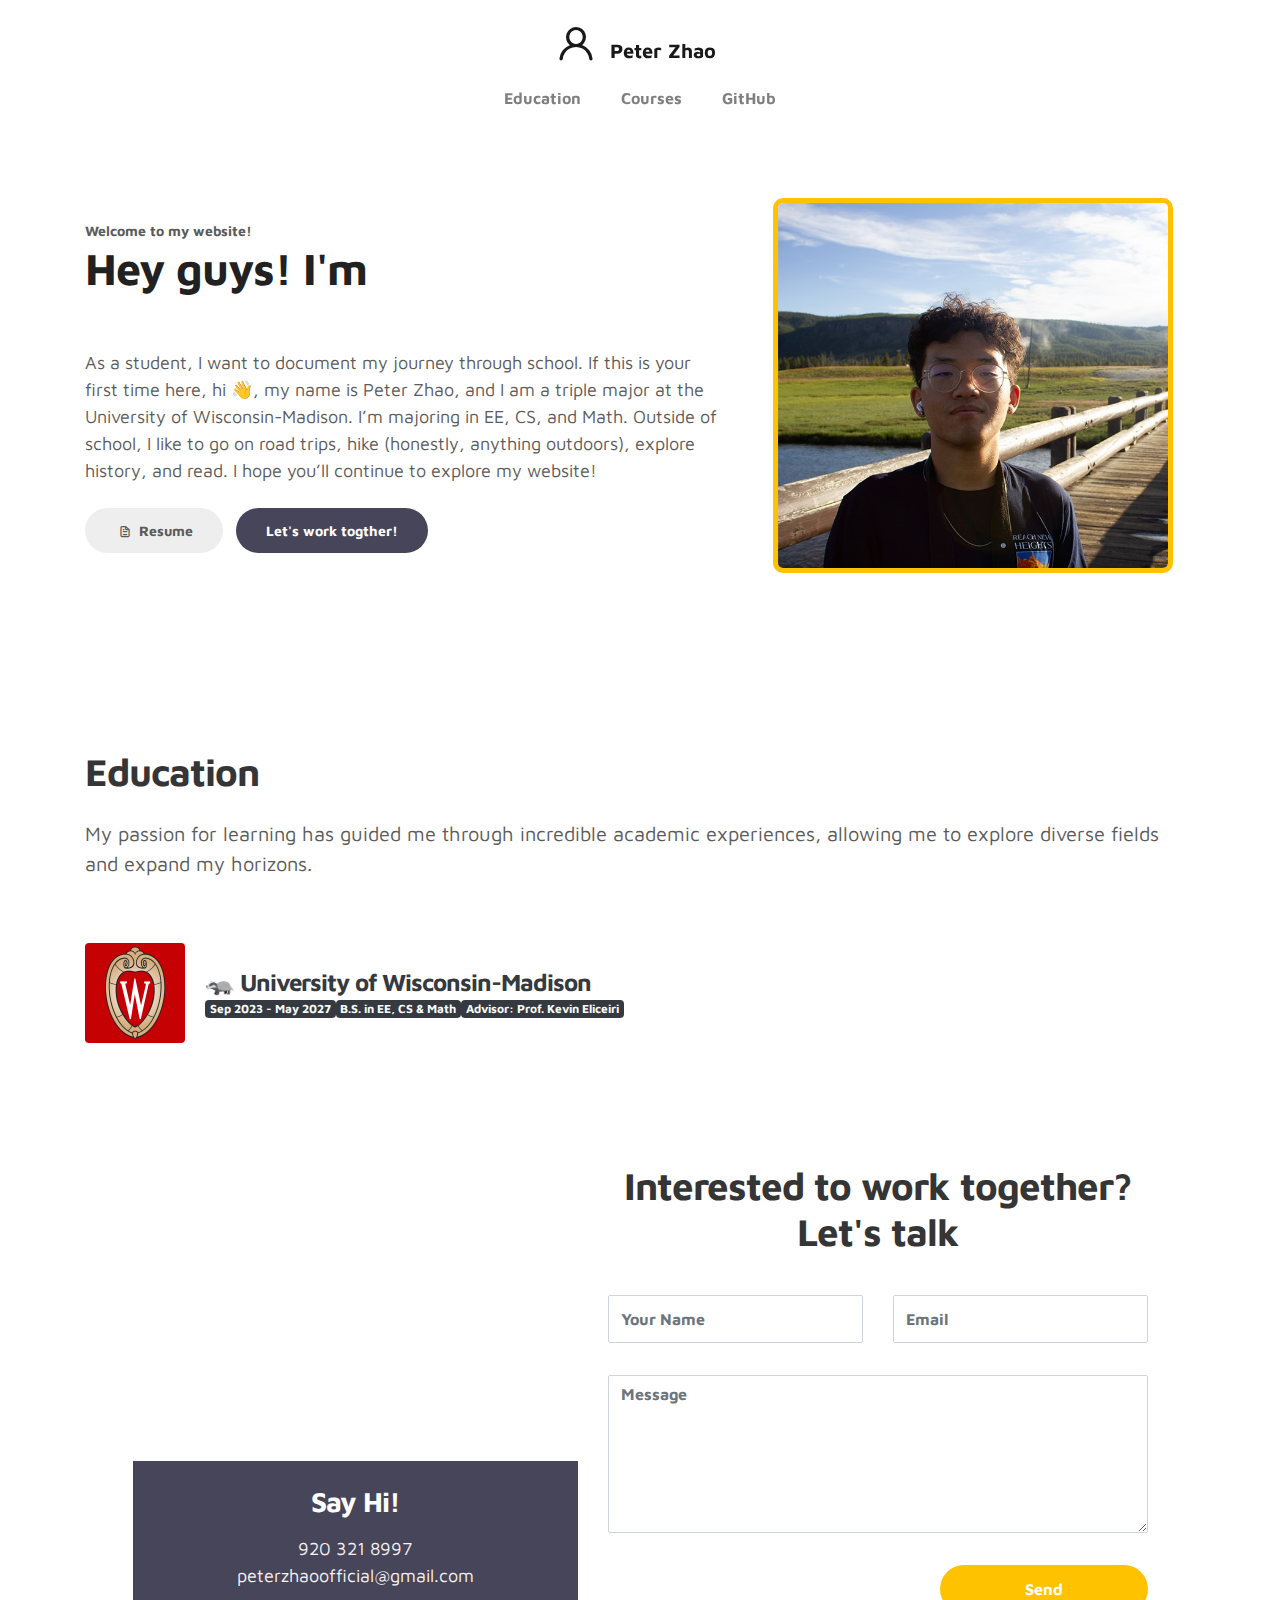
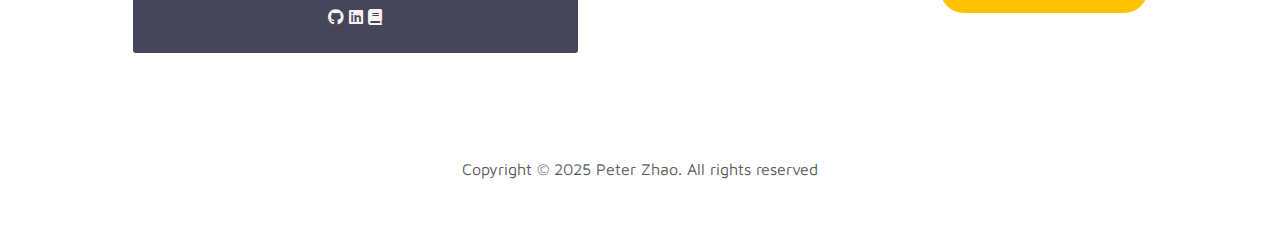
<file: index.html>
<!doctype html>
<html lang="en">
  <head>
    <meta charset="utf-8">
    <meta name="viewport" content="width=device-width, initial-scale=1, shrink-to-fit=no">
    <meta name="description" content="">
    <meta name="author" content="">

    <title>Peter Zhao</title>

    <link rel="stylesheet" href="css/bootstrap.min.css">
    <link rel="stylesheet" href="css/unicons.css">
    <link rel="stylesheet" href="css/owl.carousel.min.css">
    <link rel="stylesheet" href="css/owl.theme.default.min.css">

    <!-- MAIN STYLE -->
    <link rel="stylesheet" href="css/tooplate-style.css">
    
<!--

-->
  </head>
  <body>

   <!-- MENU -->
    <!-- Centered Navbar -->
    <nav class="navbar navbar-expand-sm navbar-light justify-content-center">
      <div class="container d-flex flex-column align-items-center">
          <!-- Centered Navbar Brand -->
          <a class="navbar-brand text-center mb-2" href="#about">
            <i class='uil uil-user' id="logo-icon"></i> Peter Zhao
          </a>
        

          <!-- Navbar Links -->
          <button class="navbar-toggler" type="button" data-toggle="collapse" data-target="#navbarNav" aria-controls="navbarNav" aria-expanded="false"
              aria-label="Toggle navigation">
              <span class="navbar-toggler-icon"></span>
              <span class="navbar-toggler-icon"></span>
              <span class="navbar-toggler-icon"></span>
          </button>

          <div class="collapse navbar-collapse justify-content-center" id="navbarNav">
              <ul class="navbar-nav">
                  <li class="nav-item">
                      <a href="#education" class="nav-link"><span data-hover="Education">Education</span></a>
                  </li>
                  <li class="nav-item">
                    <a href="courses.html" class="nav-link"><span data-hover="Courses">Courses</span></a>
                  </li>                
                  <li class="nav-item">
                      <a href="https://github.com/OfficialPeterZhao" target ="_blank" class="nav-link"><span data-hover="GitHub">GitHub</span></a>
                  </li>
              </ul>
          </div>
      </div>
    </nav>




    <!-- ABOUT -->
    <section class="about full-screen d-lg-flex justify-content-center align-items-center" id="about">
        <div class="container">
            <div class="row">
                
                <div class="col-lg-7 col-md-12 col-12 d-flex align-items-center">
                    <div class="about-text">
                        <small class="small-text">Welcome to <span class="mobile-block">my website!</span></small>
                        <h1 class="animated animated-text">
                            <span class="mr-1">Hey guys! I'm</span>
                                <div class="animated-info">
                                    <span class="animated-item">Peter Zhao</span>
                                    <span class="animated-item">a Software Engineer</span>
                                    <span class="animated-item">an Electrical Engineer</span>
                                </div>
                        </h1>

                        <p>
                          As a student, I want to document my journey through school. If this is your first time here, hi 👋, 
                          my name is Peter Zhao, and I am a triple major at the University of Wisconsin-Madison. I’m majoring 
                          in EE, CS, and Math. Outside of school, I like to go on road trips, hike (honestly, anything outdoors), 
                          explore history, and read. I hope you’ll continue to explore my website!
                        </p>

                        
                        
                        <div class="custom-btn-group mt-4">
                          <a href="pdf/PeterResume.pdf" class="btn mr-lg-2 custom-btn" target="_blank">
                            <i class='uil uil-file-alt'></i> Resume
                          </a>
                          <a href="#contact" class="btn custom-btn custom-btn-bg custom-btn-link">Let's work togther!</a>
                        </div>
                    </div>
                </div>

                <div class="col-lg-5 col-md-12 col-12">
                    <div class="face-shot">
                        <img src="images/undraw/Yellowstone.jpg" class="img-fluid" alt="svg image">
                    </div>
                </div>

            </div>
        </div>
    </section>

      <!-- Education -->
      <section class="education py-5" id="education">
        <div class="container">
            <!-- First Education Section -->
            <div class="row mb-5">
                <div class="col-lg-12">
                    <h2 class="mb-4 text-start" dir="ltr">Education</h2>
                    <p class="lead text-start" dir="ltr">
                        My passion for learning has guided me through incredible academic experiences, allowing me to explore diverse fields and expand my horizons.
                    </p>
                </div>
            </div>

            <!-- Additional Education Section -->
            <div class="row align-items-center g-2 mb-4">
                <!-- Logo or Image -->
                <div class="col-auto">
                    <img src="images/undraw/uwmadison.png" alt="University Logo" class="img-fluid rounded" style="max-width: 100px;">
                </div>
                <!-- Text Content -->
                <div class="col text-dark" style="margin-left: -10px;"> <!-- Added inline margin adjustment -->
                    <h4 class="mb-1">
                      <a href="https://www.wisc.edu/" target="_blank" class="text-dark text-decoration-bold" style="font-family: inherit; font-weight: bold">  🦡 University of Wisconsin-Madison </a>
                    </h4>
                    <div class="d-flex flex-wrap align-items-center gap-2">
                      <span class="badge bg-dark text-light">Sep 2023 - May 2027</span> 
                      <span class="badge bg-dark text-light">B.S. in EE, CS & Math</span>
                      <span class="badge bg-dark text-light" style="font-family: inherit; font-weight: normal;">
                        <a href="https://morgridge.org/profile/kevin-eliceiri/" target="_blank" class="text-light text-decoration-none no-color-change" style="font-family: inherit; font-weight: bold;">
                            Advisor: Prof. Kevin Eliceiri
                        </a>
                    </span>
                  </div>
                </div>
            </div>
        </div>
      </section>


    <!-- CONTACT -->
    <section class="contact py-5" id="contact">
      <div class="container">
        <div class="row justify-content-center">
          
          <div class="col-lg-5 col-12">
            <div class="google-map w-100">
              <iframe src="https://www.google.com/maps/embed?pb=!1m18!1m12!1m3!1d28932.538016949687!2d-89.401230!3d43.073051!2m3!1f0!2f0!3f0!3m2!1i1024!2i768!4f13.1!3m3!1m2!1s0x8806536fbb9e88a7%3A0x536c9319c71d7b9c!2sMadison%2C%20WI!5e0!3m2!1sen!2sus!4v1707079205189" width="400" height="300" frameborder="0" style="border:0" allowfullscreen></iframe>
            </div>

            <div class="contact-info py-4 px-lg-5 text-center">
              <h3 class="mb-3 text-white">Say Hi!</h3>
              <p class="footer-text mb-0">920 321 8997</p>
              <p><a href="mailto:hello@company.co">peterzhaoofficial@gmail.com</a></p>
              <ul class="social-links d-flex justify-content-center list-unstyled mt-3">
                <li class="mx-2">
                  <a href="https://github.com/OfficialPeterZhao" target="_blank" data-toggle="tooltip" title="GitHub">
                    <i class="fab fa-github"></i>
                  <a href="https://www.linkedin.com/in/peterzhaoofficial/" target="_blank" data-toggle="tooltip" title="Linkedin">
                    <i class="fab fa-linkedin"></i>
                  <a href="https://morgridge.org/research/labs/fablab/fabrication-projects/" target="_blank" data-toggle="tooltip" title="Research">
                    <i class="fa-solid fa-book"></i>
                  </a>
                  </a>
                </li>
              </ul>
            </div>
          </div>

          <div class="col-lg-6 col-12">
            <div class="contact-form text-center">
              <h2 class="mb-4">Interested to work together? Let's talk</h2>

              <form action="" method="get">
                <div class="row">
                  <div class="col-lg-6 col-12">
                    <input type="text" class="form-control" name="name" placeholder="Your Name" id="name">
                  </div>
                  <div class="col-lg-6 col-12">
                    <input type="email" class="form-control" name="email" placeholder="Email" id="email">
                  </div>
                  <div class="col-12">
                    <textarea name="message" rows="6" class="form-control" id="message" placeholder="Message"></textarea>
                  </div>
                  <div class="ml-lg-auto col-lg-5 col-12">
                    <input type="submit" class="form-control submit-btn" value="Send">
                  </div>
                </div>
              </form>
            </div>
          </div>

        </div>
      </div>
    </section>

    <!-- FOOTER -->
    <footer class="footer py-5">
      <div class="container">
        <div class="row">
          <div class="col-lg-12 col-12">                                
            <p class="copyright-text text-center">Copyright &copy; 2025 Peter Zhao. All rights reserved</p>
          </div>
        </div>
      </div>
    </footer>

    <link rel="stylesheet" href="https://cdnjs.cloudflare.com/ajax/libs/font-awesome/6.0.0/css/all.min.css">
    <script src="js/jquery-3.3.1.min.js"></script>
    <script src="js/popper.min.js"></script>
    <script src="js/bootstrap.min.js"></script>
    <script src="js/Headroom.js"></script>
    <script src="js/jQuery.headroom.js"></script>
    <script src="js/owl.carousel.min.js"></script>
    <script src="js/smoothscroll.js"></script>
    <script src="js/custom.js"></script>
    <script src="js/navbar-animation.js"></script>

    

  </body>
</html>
</file>
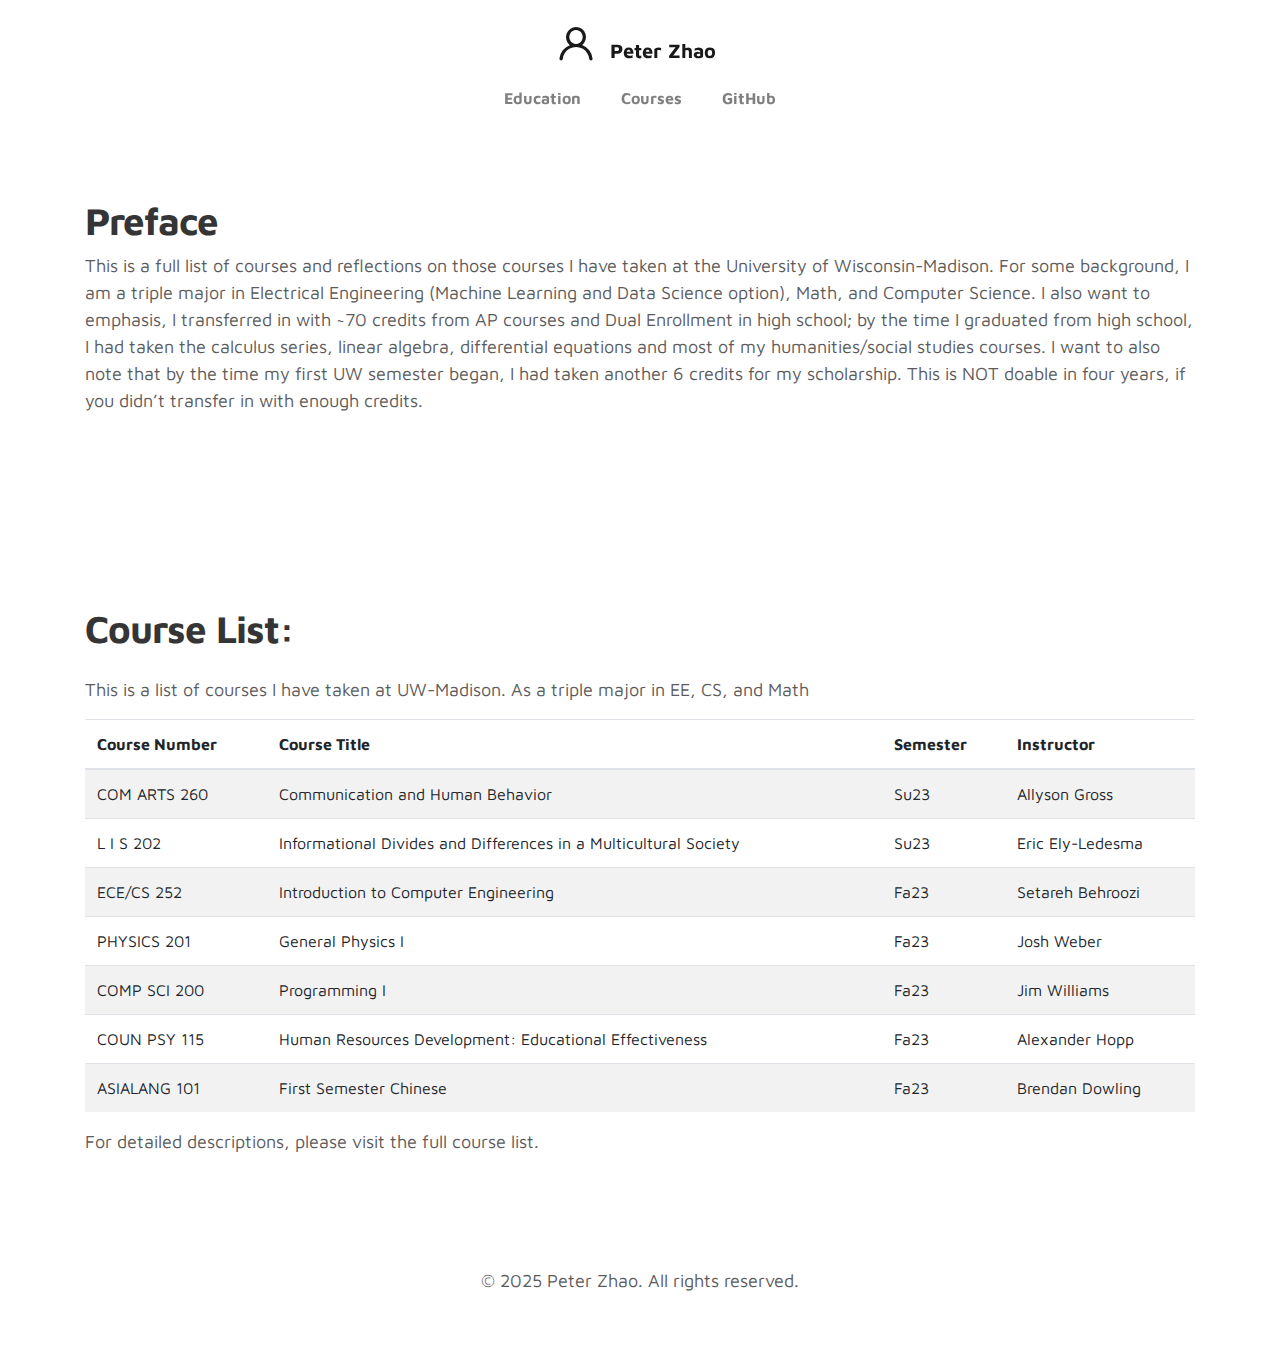
<file: courses.html>
<!doctype html>
<html lang="en">
  <head>
    <meta charset="utf-8">
    <meta name="viewport" content="width=device-width, initial-scale=1, shrink-to-fit=no">
    <meta name="description" content="Peter Zhao's personal website">
    <meta name="author" content="Peter Zhao">

    <title>Peter Zhao</title>

    <link rel="stylesheet" href="css/bootstrap.min.css">
    <link rel="stylesheet" href="css/unicons.css">
    <link rel="stylesheet" href="css/owl.carousel.min.css">
    <link rel="stylesheet" href="css/owl.theme.default.min.css">

    <!-- MAIN STYLE -->
    <link rel="stylesheet" href="css/tooplate-style.css">
  </head>
  <body>

    <!-- MENU -->
    <nav class="navbar navbar-expand-sm navbar-light justify-content-center">
      <div class="container d-flex flex-column align-items-center">
          <a class="navbar-brand text-center mb-2" href="index.html">
            <i class='uil uil-user' id="logo-icon"></i> Peter Zhao
          </a>
          <button class="navbar-toggler" type="button" data-toggle="collapse" data-target="#navbarNav" aria-controls="navbarNav" aria-expanded="false" aria-label="Toggle navigation">
              <span class="navbar-toggler-icon"></span>
          </button>
          <div class="collapse navbar-collapse justify-content-center" id="navbarNav">
              <ul class="navbar-nav">
                  <li class="nav-item"><a href="index.html#education" class="nav-link">Education</a></li>
                  <li class="nav-item"><a href="#courses" class="nav-link">Courses</a></li>
                  <li class="nav-item"><a href="https://github.com/OfficialPeterZhao" target ="_blank" class="nav-link">GitHub</a></li>
              </ul>
          </div>
      </div>
    </nav>

    <!-- ABOUT SECTION -->
    <section class="about full-screen d-lg-flex justify-content-center align-items-center" id="about">
        <div class="container">
            <h2>Preface</h2>
            <p>This is a full list of courses and reflections on those courses I have taken at the University of Wisconsin-Madison. 

                For some background, I am a triple major in Electrical Engineering (Machine Learning and Data Science option), Math, and Computer Science. I also want to emphasis, I transferred in with ~70 credits from AP courses 
                and Dual Enrollment in high school; by the time I graduated from high school, I had taken the calculus series, linear algebra, differential equations and most of my humanities/social studies courses.
                 I want to also note that by the time my first UW semester began, I had taken another 6 credits for my scholarship. This is NOT doable in four years, if you didn’t transfer in with enough credits.
                </p>
        </div>
    </section>

    <!-- COURSE GUIDE -->
    <section class="courses py-5" id="courses">
      <div class="container">
          <h2 class="mb-4 text-start">Course List:</h2>
          <p>This is a list of courses I have taken at UW-Madison. As a triple major in EE, CS, and Math</p>
          <div class="table-responsive">
              <table class="table table-striped">
                  <thead>
                      <tr>
                          <th>Course Number</th>
                          <th>Course Title</th>
                          <th>Semester</th>
                          <th>Instructor</th>
                      </tr>
                  </thead>
                  <tbody>
                      <tr>
                          <td>COM ARTS 260</td>
                          <td>Communication and Human Behavior</td>
                          <td>Su23</td>
                          <td>Allyson Gross</td>
                      </tr>
                      <tr>
                          <td>L I S 202</td>
                          <td>Informational Divides and Differences in a Multicultural Society</td>
                          <td>Su23</td>
                          <td>Eric Ely-Ledesma</td>
                      </tr>
                      <tr>
                          <td>ECE/CS 252</td>
                          <td>Introduction to Computer Engineering</td>
                          <td>Fa23</td>
                          <td>Setareh Behroozi</td>
                      </tr>
                      <tr>
                          <td>PHYSICS 201</td>
                          <td>General Physics I</td>
                          <td>Fa23</td>
                          <td>Josh Weber</td>
                      </tr>
                      <tr>
                          <td>COMP SCI 200</td>
                          <td>Programming I</td>
                          <td>Fa23</td>
                          <td>Jim Williams</td>
                      </tr>
                      <tr>
                        <td>COUN PSY 115</td>
                        <td>Human Resources Development: Educational Effectiveness</td>
                        <td>Fa23</td>
                        <td>Alexander Hopp</td>
                      </tr>
                      <tr>
                        <td>ASIALANG 101</td>
                        <td>First Semester Chinese</td>
                        <td>Fa23</td>
                        <td>Brendan Dowling</td>
                      </tr>
                  </tbody>
              </table>
          </div>
          <p>For detailed descriptions, please visit the full course list.</p>
      </div>
    </section>

    <!-- FOOTER -->
    <footer class="footer py-5">
      <div class="container">
        <p class="text-center">&copy; 2025 Peter Zhao. All rights reserved.</p>
      </div>
    </footer>

    <script src="js/jquery-3.3.1.min.js"></script>
    <script src="js/popper.min.js"></script>
    <script src="js/bootstrap.min.js"></script>
    <script src="js/Headroom.js"></script>
    <script src="js/jQuery.headroom.js"></script>
    <script src="js/owl.carousel.min.js"></script>
    <script src="js/smoothscroll.js"></script>
    <script src="js/custom.js"></script>
    <script src="js/navbar-animation.js"></script>
  </body>
</html>
</file>
<file: css/unicons.css>
@font-face {
  font-family: 'unicons';
  src: url('../font/unicons.eot?42479262');
  src: url('../font/unicons.eot?42479262#iefix') format('embedded-opentype'),
       url('../font/unicons.woff2?42479262') format('woff2'),
       url('../font/unicons.woff?42479262') format('woff'),
       url('../font/unicons.ttf?42479262') format('truetype'),
       url('../font/unicons.svg?42479262#unicons') format('svg');
  font-weight: normal;
  font-style: normal;
}
/* Chrome hack: SVG is rendered more smooth in Windozze. 100% magic, uncomment if you need it. */
/* Note, that will break hinting! In other OS-es font will be not as sharp as it could be */
/*
@media screen and (-webkit-min-device-pixel-ratio:0) {
  @font-face {
    font-family: 'unicons';
    src: url('../font/unicons.svg?42479262#unicons') format('svg');
  }
}
*/
 
 [class^="uil-"]:before, [class*=" uil-"]:before {
  font-family: "unicons";
  font-style: normal;
  font-weight: normal;
  speak: none;
 
  display: inline-block;
  text-decoration: inherit;
  width: 1em;
  margin-right: .2em;
  text-align: center;
  /* opacity: .8; */
 
  /* For safety - reset parent styles, that can break glyph codes*/
  font-variant: normal;
  text-transform: none;
 
  /* fix buttons height, for twitter bootstrap */
  line-height: 1em;
 
  /* Animation center compensation - margins should be symmetric */
  /* remove if not needed */
  margin-left: .2em;
 
  /* you can be more comfortable with increased icons size */
  /* font-size: 120%; */
 
  /* Font smoothing. That was taken from TWBS */
  -webkit-font-smoothing: antialiased;
  -moz-osx-font-smoothing: grayscale;
 
  /* Uncomment for 3D effect */
  /* text-shadow: 1px 1px 1px rgba(127, 127, 127, 0.3); */
}
 
.uil-abacus:before { content: '\e800'; } /* '' */
.uil-accessible-icon-alt:before { content: '\e801'; } /* '' */
.uil-adjust-alt:before { content: '\e802'; } /* '' */
.uil-adjust-circle:before { content: '\e803'; } /* '' */
.uil-adjust-half:before { content: '\e804'; } /* '' */
.uil-adjust:before { content: '\e805'; } /* '' */
.uil-airplay:before { content: '\e806'; } /* '' */
.uil-align-alt:before { content: '\e807'; } /* '' */
.uil-align-center-alt:before { content: '\e808'; } /* '' */
.uil-align-center-h:before { content: '\e809'; } /* '' */
.uil-align-center-justify:before { content: '\e80a'; } /* '' */
.uil-align-center-v:before { content: '\e80b'; } /* '' */
.uil-align-center:before { content: '\e80c'; } /* '' */
.uil-align-justify:before { content: '\e80d'; } /* '' */
.uil-align-left-justify:before { content: '\e80e'; } /* '' */
.uil-align-left:before { content: '\e80f'; } /* '' */
.uil-align-letter-right:before { content: '\e810'; } /* '' */
.uil-align-right-justify:before { content: '\e811'; } /* '' */
.uil-align-right:before { content: '\e812'; } /* '' */
.uil-align:before { content: '\e813'; } /* '' */
.uil-ambulance:before { content: '\e814'; } /* '' */
.uil-analysis:before { content: '\e815'; } /* '' */
.uil-analytics:before { content: '\e816'; } /* '' */
.uil-anchor:before { content: '\e817'; } /* '' */
.uil-android-phone-slash:before { content: '\e818'; } /* '' */
.uil-angle-double-down:before { content: '\e819'; } /* '' */
.uil-angle-double-left:before { content: '\e81a'; } /* '' */
.uil-angle-double-right:before { content: '\e81b'; } /* '' */
.uil-angle-double-up:before { content: '\e81c'; } /* '' */
.uil-angle-down:before { content: '\e81d'; } /* '' */
.uil-angle-left:before { content: '\e81e'; } /* '' */
.uil-angle-right-b:before { content: '\e81f'; } /* '' */
.uil-angle-right:before { content: '\e820'; } /* '' */
.uil-angle-up:before { content: '\e821'; } /* '' */
.uil-annoyed-alt:before { content: '\e822'; } /* '' */
.uil-annoyed:before { content: '\e823'; } /* '' */
.uil-apps:before { content: '\e824'; } /* '' */
.uil-archive-alt:before { content: '\e825'; } /* '' */
.uil-archive:before { content: '\e826'; } /* '' */
.uil-arrow-break:before { content: '\e827'; } /* '' */
.uil-arrow-circle-down:before { content: '\e828'; } /* '' */
.uil-arrow-circle-left:before { content: '\e829'; } /* '' */
.uil-arrow-circle-right:before { content: '\e82a'; } /* '' */
.uil-arrow-circle-up:before { content: '\e82b'; } /* '' */
.uil-arrow-compress-h:before { content: '\e82c'; } /* '' */
.uil-arrow-down-left:before { content: '\e82d'; } /* '' */
.uil-arrow-down-right:before { content: '\e82e'; } /* '' */
.uil-arrow-down:before { content: '\e82f'; } /* '' */
.uil-arrow-from-right:before { content: '\e830'; } /* '' */
.uil-arrow-from-top:before { content: '\e831'; } /* '' */
.uil-arrow-growth:before { content: '\e832'; } /* '' */
.uil-arrow-left:before { content: '\e833'; } /* '' */
.uil-arrow-random:before { content: '\e834'; } /* '' */
.uil-arrow-resize-diagonal:before { content: '\e835'; } /* '' */
.uil-arrow-right:before { content: '\e836'; } /* '' */
.uil-arrow-to-bottom:before { content: '\e837'; } /* '' */
.uil-arrow-to-right:before { content: '\e838'; } /* '' */
.uil-arrow-up-left:before { content: '\e839'; } /* '' */
.uil-arrow-up-right:before { content: '\e83a'; } /* '' */
.uil-arrow-up:before { content: '\e83b'; } /* '' */
.uil-arrows-h-alt:before { content: '\e83c'; } /* '' */
.uil-arrows-h:before { content: '\e83d'; } /* '' */
.uil-arrows-left-down:before { content: '\e83e'; } /* '' */
.uil-arrows-maximize:before { content: '\e83f'; } /* '' */
.uil-arrows-merge:before { content: '\e840'; } /* '' */
.uil-arrows-resize-h:before { content: '\e841'; } /* '' */
.uil-arrows-resize-v:before { content: '\e842'; } /* '' */
.uil-arrows-resize:before { content: '\e843'; } /* '' */
.uil-arrows-right-down:before { content: '\e844'; } /* '' */
.uil-arrows-shrink-h:before { content: '\e845'; } /* '' */
.uil-arrows-shrink-v:before { content: '\e846'; } /* '' */
.uil-arrows-up-right:before { content: '\e847'; } /* '' */
.uil-arrows-v-alt:before { content: '\e848'; } /* '' */
.uil-arrows-v:before { content: '\e849'; } /* '' */
.uil-at:before { content: '\e84a'; } /* '' */
.uil-atm-card:before { content: '\e84b'; } /* '' */
.uil-atom:before { content: '\e84c'; } /* '' */
.uil-auto-flash:before { content: '\e84d'; } /* '' */
.uil-award-alt:before { content: '\e84e'; } /* '' */
.uil-award:before { content: '\e84f'; } /* '' */
.uil-baby-carriage:before { content: '\e850'; } /* '' */
.uil-backpack:before { content: '\e851'; } /* '' */
.uil-backspace:before { content: '\e852'; } /* '' */
.uil-backward:before { content: '\e853'; } /* '' */
.uil-bag-alt:before { content: '\e854'; } /* '' */
.uil-bag-slash:before { content: '\e855'; } /* '' */
.uil-bag:before { content: '\e856'; } /* '' */
.uil-ball:before { content: '\e857'; } /* '' */
.uil-ban:before { content: '\e858'; } /* '' */
.uil-bars:before { content: '\e859'; } /* '' */
.uil-basketball-hoop:before { content: '\e85a'; } /* '' */
.uil-basketball:before { content: '\e85b'; } /* '' */
.uil-battery-bolt:before { content: '\e85c'; } /* '' */
.uil-battery-empty:before { content: '\e85d'; } /* '' */
.uil-bed-double:before { content: '\e85e'; } /* '' */
.uil-bed:before { content: '\e85f'; } /* '' */
.uil-bell-school:before { content: '\e860'; } /* '' */
.uil-bell-slash:before { content: '\e861'; } /* '' */
.uil-bill:before { content: '\e862'; } /* '' */
.uil-bitcoin-circle:before { content: '\e863'; } /* '' */
.uil-bitcoin:before { content: '\e864'; } /* '' */
.uil-bluetooth-b:before { content: '\e865'; } /* '' */
.uil-bolt-alt:before { content: '\e866'; } /* '' */
.uil-bolt-slash:before { content: '\e867'; } /* '' */
.uil-bolt:before { content: '\e868'; } /* '' */
.uil-book-alt:before { content: '\e869'; } /* '' */
.uil-book-medical:before { content: '\e86a'; } /* '' */
.uil-book-open:before { content: '\e86b'; } /* '' */
.uil-book-reader:before { content: '\e86c'; } /* '' */
.uil-book:before { content: '\e86d'; } /* '' */
.uil-bookmark-full:before { content: '\e86e'; } /* '' */
.uil-bookmark:before { content: '\e86f'; } /* '' */
.uil-books:before { content: '\e870'; } /* '' */
.uil-boombox:before { content: '\e871'; } /* '' */
.uil-border-alt:before { content: '\e872'; } /* '' */
.uil-border-bottom:before { content: '\e873'; } /* '' */
.uil-border-clear:before { content: '\e874'; } /* '' */
.uil-border-horizontal:before { content: '\e875'; } /* '' */
.uil-border-inner:before { content: '\e876'; } /* '' */
.uil-border-left:before { content: '\e877'; } /* '' */
.uil-border-out:before { content: '\e878'; } /* '' */
.uil-border-right:before { content: '\e879'; } /* '' */
.uil-border-top:before { content: '\e87a'; } /* '' */
.uil-border-vertical:before { content: '\e87b'; } /* '' */
.uil-box:before { content: '\e87c'; } /* '' */
.uil-briefcase-alt:before { content: '\e87d'; } /* '' */
.uil-briefcase:before { content: '\e87e'; } /* '' */
.uil-bright:before { content: '\e87f'; } /* '' */
.uil-brightness-empty:before { content: '\e880'; } /* '' */
.uil-brightness-half:before { content: '\e881'; } /* '' */
.uil-brightness-low:before { content: '\e882'; } /* '' */
.uil-brightness-minus:before { content: '\e883'; } /* '' */
.uil-brightness-plus:before { content: '\e884'; } /* '' */
.uil-brightness:before { content: '\e885'; } /* '' */
.uil-bring-bottom:before { content: '\e886'; } /* '' */
.uil-bring-front:before { content: '\e887'; } /* '' */
.uil-brush-alt:before { content: '\e888'; } /* '' */
.uil-bug:before { content: '\e889'; } /* '' */
.uil-building:before { content: '\e88a'; } /* '' */
.uil-bullseye:before { content: '\e88b'; } /* '' */
.uil-bus-alt:before { content: '\e88c'; } /* '' */
.uil-bus-school:before { content: '\e88d'; } /* '' */
.uil-bus:before { content: '\e88e'; } /* '' */
.uil-calcualtor:before { content: '\e88f'; } /* '' */
.uil-calculator-alt:before { content: '\e890'; } /* '' */
.uil-calendar-alt:before { content: '\e891'; } /* '' */
.uil-calendar-slash:before { content: '\e892'; } /* '' */
.uil-calender:before { content: '\e893'; } /* '' */
.uil-calling:before { content: '\e894'; } /* '' */
.uil-camera-plus:before { content: '\e895'; } /* '' */
.uil-camera-slash:before { content: '\e896'; } /* '' */
.uil-camera:before { content: '\e897'; } /* '' */
.uil-cancel:before { content: '\e898'; } /* '' */
.uil-capsule:before { content: '\e899'; } /* '' */
.uil-capture:before { content: '\e89a'; } /* '' */
.uil-car-sideview:before { content: '\e89b'; } /* '' */
.uil-car-slash:before { content: '\e89c'; } /* '' */
.uil-car-wash:before { content: '\e89d'; } /* '' */
.uil-car:before { content: '\e89e'; } /* '' */
.uil-card-atm:before { content: '\e89f'; } /* '' */
.uil-caret-right:before { content: '\e8a0'; } /* '' */
.uil-cart:before { content: '\e8a1'; } /* '' */
.uil-cell:before { content: '\e8a2'; } /* '' */
.uil-celsius:before { content: '\e8a3'; } /* '' */
.uil-chart-bar-alt:before { content: '\e8a4'; } /* '' */
.uil-chart-bar:before { content: '\e8a5'; } /* '' */
.uil-chart-down:before { content: '\e8a6'; } /* '' */
.uil-chart-growth-alt:before { content: '\e8a7'; } /* '' */
.uil-chart-growth:before { content: '\e8a8'; } /* '' */
.uil-chart-line:before { content: '\e8a9'; } /* '' */
.uil-chart-pie-alt:before { content: '\e8aa'; } /* '' */
.uil-chart-pie:before { content: '\e8ab'; } /* '' */
.uil-chart:before { content: '\e8ac'; } /* '' */
.uil-chat-bubble-user:before { content: '\e8ad'; } /* '' */
.uil-chat-info:before { content: '\e8ae'; } /* '' */
.uil-chat:before { content: '\e8af'; } /* '' */
.uil-check-circle:before { content: '\e8b0'; } /* '' */
.uil-check-square:before { content: '\e8b1'; } /* '' */
.uil-check:before { content: '\e8b2'; } /* '' */
.uil-circle-layer:before { content: '\e8b3'; } /* '' */
.uil-circle:before { content: '\e8b4'; } /* '' */
.uil-circuit:before { content: '\e8b5'; } /* '' */
.uil-clapper-board:before { content: '\e8b6'; } /* '' */
.uil-clipboard-alt:before { content: '\e8b7'; } /* '' */
.uil-clipboard-blank:before { content: '\e8b8'; } /* '' */
.uil-clipboard-notes:before { content: '\e8b9'; } /* '' */
.uil-clipboard:before { content: '\e8ba'; } /* '' */
.uil-clock-eight:before { content: '\e8bb'; } /* '' */
.uil-clock-five:before { content: '\e8bc'; } /* '' */
.uil-clock-nine:before { content: '\e8bd'; } /* '' */
.uil-clock-seven:before { content: '\e8be'; } /* '' */
.uil-clock-ten:before { content: '\e8bf'; } /* '' */
.uil-clock-three:before { content: '\e8c0'; } /* '' */
.uil-clock-two:before { content: '\e8c1'; } /* '' */
.uil-clock:before { content: '\e8c2'; } /* '' */
.uil-closed-captioning:before { content: '\e8c3'; } /* '' */
.uil-cloud-block:before { content: '\e8c4'; } /* '' */
.uil-cloud-bookmark:before { content: '\e8c5'; } /* '' */
.uil-cloud-check:before { content: '\e8c6'; } /* '' */
.uil-cloud-computing:before { content: '\e8c7'; } /* '' */
.uil-cloud-data-connection:before { content: '\e8c8'; } /* '' */
.uil-cloud-database-tree:before { content: '\e8c9'; } /* '' */
.uil-cloud-download:before { content: '\e8ca'; } /* '' */
.uil-cloud-drizzle:before { content: '\e8cb'; } /* '' */
.uil-cloud-exclamation:before { content: '\e8cc'; } /* '' */
.uil-cloud-hail:before { content: '\e8cd'; } /* '' */
.uil-cloud-heart:before { content: '\e8ce'; } /* '' */
.uil-cloud-info:before { content: '\e8cf'; } /* '' */
.uil-cloud-lock:before { content: '\e8d0'; } /* '' */
.uil-cloud-meatball:before { content: '\e8d1'; } /* '' */
.uil-cloud-moon-hail:before { content: '\e8d2'; } /* '' */
.uil-cloud-moon-meatball:before { content: '\e8d3'; } /* '' */
.uil-cloud-moon-rain:before { content: '\e8d4'; } /* '' */
.uil-cloud-moon-showers:before { content: '\e8d5'; } /* '' */
.uil-cloud-moon:before { content: '\e8d6'; } /* '' */
.uil-cloud-question:before { content: '\e8d7'; } /* '' */
.uil-cloud-rain-sun:before { content: '\e8d8'; } /* '' */
.uil-cloud-rain:before { content: '\e8d9'; } /* '' */
.uil-cloud-redo:before { content: '\e8da'; } /* '' */
.uil-cloud-set:before { content: '\e8db'; } /* '' */
.uil-cloud-share:before { content: '\e8dc'; } /* '' */
.uil-cloud-shield:before { content: '\e8dd'; } /* '' */
.uil-cloud-showers-alt:before { content: '\e8de'; } /* '' */
.uil-cloud-showers-heavy:before { content: '\e8df'; } /* '' */
.uil-cloud-showers:before { content: '\e8e0'; } /* '' */
.uil-cloud-slash:before { content: '\e8e1'; } /* '' */
.uil-cloud-sun-hail:before { content: '\e8e2'; } /* '' */
.uil-cloud-sun-meatball:before { content: '\e8e3'; } /* '' */
.uil-cloud-sun-rain-alt:before { content: '\e8e4'; } /* '' */
.uil-cloud-sun-rain:before { content: '\e8e5'; } /* '' */
.uil-cloud-sun-tear:before { content: '\e8e6'; } /* '' */
.uil-cloud-sun:before { content: '\e8e7'; } /* '' */
.uil-cloud-times:before { content: '\e8e8'; } /* '' */
.uil-cloud-unlock:before { content: '\e8e9'; } /* '' */
.uil-cloud-upload:before { content: '\e8ea'; } /* '' */
.uil-cloud-wifi:before { content: '\e8eb'; } /* '' */
.uil-cloud-wind:before { content: '\e8ec'; } /* '' */
.uil-cloud:before { content: '\e8ed'; } /* '' */
.uil-clouds:before { content: '\e8ee'; } /* '' */
.uil-club:before { content: '\e8ef'; } /* '' */
.uil-code:before { content: '\e8f0'; } /* '' */
.uil-coffee:before { content: '\e8f1'; } /* '' */
.uil-cog:before { content: '\e8f2'; } /* '' */
.uil-coins:before { content: '\e8f3'; } /* '' */
.uil-columns:before { content: '\e8f4'; } /* '' */
.uil-comment-alt-block:before { content: '\e8f5'; } /* '' */
.uil-comment-alt-chart-lines:before { content: '\e8f6'; } /* '' */
.uil-comment-alt-check:before { content: '\e8f7'; } /* '' */
.uil-comment-alt-dots:before { content: '\e8f8'; } /* '' */
.uil-comment-alt-download:before { content: '\e8f9'; } /* '' */
.uil-comment-alt-edit:before { content: '\e8fa'; } /* '' */
.uil-comment-alt-exclamation:before { content: '\e8fb'; } /* '' */
.uil-comment-alt-heart:before { content: '\e8fc'; } /* '' */
.uil-comment-alt-image:before { content: '\e8fd'; } /* '' */
.uil-comment-alt-info:before { content: '\e8fe'; } /* '' */
.uil-comment-alt-lines:before { content: '\e8ff'; } /* '' */
.uil-comment-alt-lock:before { content: '\e900'; } /* '' */
.uil-comment-alt-medical:before { content: '\e901'; } /* '' */
.uil-comment-alt-message:before { content: '\e902'; } /* '' */
.uil-comment-alt-notes:before { content: '\e903'; } /* '' */
.uil-comment-alt-plus:before { content: '\e904'; } /* '' */
.uil-comment-alt-question:before { content: '\e905'; } /* '' */
.uil-comment-alt-redo:before { content: '\e906'; } /* '' */
.uil-comment-alt-search:before { content: '\e907'; } /* '' */
.uil-comment-alt-share:before { content: '\e908'; } /* '' */
.uil-comment-alt-shield:before { content: '\e909'; } /* '' */
.uil-comment-alt-upload:before { content: '\e90a'; } /* '' */
.uil-comment-alt-verify:before { content: '\e90b'; } /* '' */
.uil-comment-alt:before { content: '\e90c'; } /* '' */
.uil-comment-block:before { content: '\e90d'; } /* '' */
.uil-comment-chart-line:before { content: '\e90e'; } /* '' */
.uil-comment-check:before { content: '\e90f'; } /* '' */
.uil-comment-dots:before { content: '\e910'; } /* '' */
.uil-comment-download:before { content: '\e911'; } /* '' */
.uil-comment-edit:before { content: '\e912'; } /* '' */
.uil-comment-exclamation:before { content: '\e913'; } /* '' */
.uil-comment-heart:before { content: '\e914'; } /* '' */
.uil-comment-image:before { content: '\e915'; } /* '' */
.uil-comment-info-alt:before { content: '\e916'; } /* '' */
.uil-comment-info:before { content: '\e917'; } /* '' */
.uil-comment-lines:before { content: '\e918'; } /* '' */
.uil-comment-lock:before { content: '\e919'; } /* '' */
.uil-comment-medical:before { content: '\e91a'; } /* '' */
.uil-comment-message:before { content: '\e91b'; } /* '' */
.uil-comment-notes:before { content: '\e91c'; } /* '' */
.uil-comment-plus:before { content: '\e91d'; } /* '' */
.uil-comment-question:before { content: '\e91e'; } /* '' */
.uil-comment-redo:before { content: '\e91f'; } /* '' */
.uil-comment-search:before { content: '\e920'; } /* '' */
.uil-comment-share:before { content: '\e921'; } /* '' */
.uil-comment-shield:before { content: '\e922'; } /* '' */
.uil-comment-slash:before { content: '\e923'; } /* '' */
.uil-comment-upload:before { content: '\e924'; } /* '' */
.uil-comment-verify:before { content: '\e925'; } /* '' */
.uil-comment:before { content: '\e926'; } /* '' */
.uil-comments-alt:before { content: '\e927'; } /* '' */
.uil-comments:before { content: '\e928'; } /* '' */
.uil-commnet-alt-slash:before { content: '\e929'; } /* '' */
.uil-compact-disc:before { content: '\e92a'; } /* '' */
.uil-compass:before { content: '\e92b'; } /* '' */
.uil-compress-alt-left:before { content: '\e92c'; } /* '' */
.uil-compress-alt:before { content: '\e92d'; } /* '' */
.uil-compress-arrows:before { content: '\e92e'; } /* '' */
.uil-compress-lines:before { content: '\e92f'; } /* '' */
.uil-compress-point:before { content: '\e930'; } /* '' */
.uil-compress-v:before { content: '\e931'; } /* '' */
.uil-compress:before { content: '\e932'; } /* '' */
.uil-computer-mouse:before { content: '\e933'; } /* '' */
.uil-confused:before { content: '\e934'; } /* '' */
.uil-constructor:before { content: '\e935'; } /* '' */
.uil-copy-alt:before { content: '\e936'; } /* '' */
.uil-copy-landscape:before { content: '\e937'; } /* '' */
.uil-copy:before { content: '\e938'; } /* '' */
.uil-copyright:before { content: '\e939'; } /* '' */
.uil-corner-down-left:before { content: '\e93a'; } /* '' */
.uil-corner-down-right-alt:before { content: '\e93b'; } /* '' */
.uil-corner-down-right:before { content: '\e93c'; } /* '' */
.uil-corner-left-down:before { content: '\e93d'; } /* '' */
.uil-corner-right-down:before { content: '\e93e'; } /* '' */
.uil-corner-up-left-alt:before { content: '\e93f'; } /* '' */
.uil-corner-up-left:before { content: '\e940'; } /* '' */
.uil-corner-up-right-alt:before { content: '\e941'; } /* '' */
.uil-corner-up-right:before { content: '\e942'; } /* '' */
.uil-creative-commons-pd-alt:before { content: '\e943'; } /* '' */
.uil-creative-commons-pd:before { content: '\e944'; } /* '' */
.uil-crockery:before { content: '\e945'; } /* '' */
.uil-crop-alt-rotate-left:before { content: '\e946'; } /* '' */
.uil-crop-alt-rotate-right:before { content: '\e947'; } /* '' */
.uil-crop-alt:before { content: '\e948'; } /* '' */
.uil-crosshair-alt:before { content: '\e949'; } /* '' */
.uil-crosshair:before { content: '\e94a'; } /* '' */
.uil-crosshairs:before { content: '\e94b'; } /* '' */
.uil-cube:before { content: '\e94c'; } /* '' */
.uil-data-sharing:before { content: '\e94d'; } /* '' */
.uil-database-alt:before { content: '\e94e'; } /* '' */
.uil-database:before { content: '\e94f'; } /* '' */
.uil-desert:before { content: '\e950'; } /* '' */
.uil-desktop-alt-slash:before { content: '\e951'; } /* '' */
.uil-desktop-alt:before { content: '\e952'; } /* '' */
.uil-desktop-cloud-alt:before { content: '\e953'; } /* '' */
.uil-desktop-slash:before { content: '\e954'; } /* '' */
.uil-desktop:before { content: '\e955'; } /* '' */
.uil-dialpad-alt:before { content: '\e956'; } /* '' */
.uil-dialpad:before { content: '\e957'; } /* '' */
.uil-diamond:before { content: '\e958'; } /* '' */
.uil-diary-alt:before { content: '\e959'; } /* '' */
.uil-diary:before { content: '\e95a'; } /* '' */
.uil-dice-five:before { content: '\e95b'; } /* '' */
.uil-dice-four:before { content: '\e95c'; } /* '' */
.uil-dice-one:before { content: '\e95d'; } /* '' */
.uil-dice-six:before { content: '\e95e'; } /* '' */
.uil-dice-three:before { content: '\e95f'; } /* '' */
.uil-dice-two:before { content: '\e960'; } /* '' */
.uil-direction:before { content: '\e961'; } /* '' */
.uil-directions:before { content: '\e962'; } /* '' */
.uil-dizzy-meh:before { content: '\e963'; } /* '' */
.uil-dna:before { content: '\e964'; } /* '' */
.uil-document-layout-center:before { content: '\e965'; } /* '' */
.uil-document-layout-left:before { content: '\e966'; } /* '' */
.uil-document-layout-right:before { content: '\e967'; } /* '' */
.uil-document:before { content: '\e968'; } /* '' */
.uil-dollar-alt:before { content: '\e969'; } /* '' */
.uil-dollar-sign-alt:before { content: '\e96a'; } /* '' */
.uil-dollar-sign:before { content: '\e96b'; } /* '' */
.uil-down-arrow:before { content: '\e96c'; } /* '' */
.uil-download-alt:before { content: '\e96d'; } /* '' */
.uil-dribbble:before { content: '\e96e'; } /* '' */
.uil-drill:before { content: '\e96f'; } /* '' */
.uil-dropbox:before { content: '\e970'; } /* '' */
.uil-dumbbell:before { content: '\e971'; } /* '' */
.uil-edit-alt:before { content: '\e972'; } /* '' */
.uil-edit:before { content: '\e973'; } /* '' */
.uil-ellipsis-h:before { content: '\e974'; } /* '' */
.uil-ellipsis-v:before { content: '\e975'; } /* '' */
.uil-emoji:before { content: '\e976'; } /* '' */
.uil-enter:before { content: '\e977'; } /* '' */
.uil-entry:before { content: '\e978'; } /* '' */
.uil-envelope-add:before { content: '\e979'; } /* '' */
.uil-envelope-alt:before { content: '\e97a'; } /* '' */
.uil-envelope-block:before { content: '\e97b'; } /* '' */
.uil-envelope-bookmark:before { content: '\e97c'; } /* '' */
.uil-envelope-check:before { content: '\e97d'; } /* '' */
.uil-envelope-download-alt:before { content: '\e97e'; } /* '' */
.uil-envelope-download:before { content: '\e97f'; } /* '' */
.uil-envelope-edit:before { content: '\e980'; } /* '' */
.uil-envelope-exclamation:before { content: '\e981'; } /* '' */
.uil-envelope-heart:before { content: '\e982'; } /* '' */
.uil-envelope-info:before { content: '\e983'; } /* '' */
.uil-envelope-lock:before { content: '\e984'; } /* '' */
.uil-envelope-minus:before { content: '\e985'; } /* '' */
.uil-envelope-open:before { content: '\e986'; } /* '' */
.uil-envelope-question:before { content: '\e987'; } /* '' */
.uil-envelope-receive:before { content: '\e988'; } /* '' */
.uil-envelope-redo:before { content: '\e989'; } /* '' */
.uil-envelope-search:before { content: '\e98a'; } /* '' */
.uil-envelope-send:before { content: '\e98b'; } /* '' */
.uil-envelope-share:before { content: '\e98c'; } /* '' */
.uil-envelope-shield:before { content: '\e98d'; } /* '' */
.uil-envelope-star:before { content: '\e98e'; } /* '' */
.uil-envelope-times:before { content: '\e98f'; } /* '' */
.uil-envelope-upload-alt:before { content: '\e990'; } /* '' */
.uil-envelope-upload:before { content: '\e991'; } /* '' */
.uil-envelope:before { content: '\e992'; } /* '' */
.uil-envelopes:before { content: '\e993'; } /* '' */
.uil-equal-circle:before { content: '\e994'; } /* '' */
.uil-euro-circle:before { content: '\e995'; } /* '' */
.uil-euro:before { content: '\e996'; } /* '' */
.uil-exchange-alt:before { content: '\e997'; } /* '' */
.uil-exchange:before { content: '\e998'; } /* '' */
.uil-exclamation-circle:before { content: '\e999'; } /* '' */
.uil-exclamation-octagon:before { content: '\e99a'; } /* '' */
.uil-exclamation-triangle:before { content: '\e99b'; } /* '' */
.uil-exclude:before { content: '\e99c'; } /* '' */
.uil-exit:before { content: '\e99d'; } /* '' */
.uil-expand-alt:before { content: '\e99e'; } /* '' */
.uil-expand-arrows-alt:before { content: '\e99f'; } /* '' */
.uil-expand-arrows:before { content: '\e9a0'; } /* '' */
.uil-expand-from-corner:before { content: '\e9a1'; } /* '' */
.uil-expand-left:before { content: '\e9a2'; } /* '' */
.uil-export:before { content: '\e9a3'; } /* '' */
.uil-exposure-alt:before { content: '\e9a4'; } /* '' */
.uil-exposure-increase:before { content: '\e9a5'; } /* '' */
.uil-external-link-alt:before { content: '\e9a6'; } /* '' */
.uil-eye-slash:before { content: '\e9a7'; } /* '' */
.uil-eye:before { content: '\e9a8'; } /* '' */
.uil-facebook:before { content: '\e9a9'; } /* '' */
.uil-fahrenheit:before { content: '\e9aa'; } /* '' */
.uil-fast-mail-alt:before { content: '\e9ab'; } /* '' */
.uil-fast-mail:before { content: '\e9ac'; } /* '' */
.uil-favorite:before { content: '\e9ad'; } /* '' */
.uil-feedback:before { content: '\e9ae'; } /* '' */
.uil-file-alt:before { content: '\e9af'; } /* '' */
.uil-file-blank:before { content: '\e9b0'; } /* '' */
.uil-file-block-alt:before { content: '\e9b1'; } /* '' */
.uil-file-bookmark-alt:before { content: '\e9b2'; } /* '' */
.uil-file-check-alt:before { content: '\e9b3'; } /* '' */
.uil-file-check:before { content: '\e9b4'; } /* '' */
.uil-file-contract-dollar:before { content: '\e9b5'; } /* '' */
.uil-file-copy-alt:before { content: '\e9b6'; } /* '' */
.uil-file-download-alt:before { content: '\e9b7'; } /* '' */
.uil-file-download:before { content: '\e9b8'; } /* '' */
.uil-file-edit-alt:before { content: '\e9b9'; } /* '' */
.uil-file-exclamation-alt:before { content: '\e9ba'; } /* '' */
.uil-file-exclamation:before { content: '\e9bb'; } /* '' */
.uil-file-heart:before { content: '\e9bc'; } /* '' */
.uil-file-info-alt:before { content: '\e9bd'; } /* '' */
.uil-file-landscape-alt:before { content: '\e9be'; } /* '' */
.uil-file-landscape:before { content: '\e9bf'; } /* '' */
.uil-file-lanscape-slash:before { content: '\e9c0'; } /* '' */
.uil-file-lock-alt:before { content: '\e9c1'; } /* '' */
.uil-file-medical-alt:before { content: '\e9c2'; } /* '' */
.uil-file-medical:before { content: '\e9c3'; } /* '' */
.uil-file-minus-alt:before { content: '\e9c4'; } /* '' */
.uil-file-minus:before { content: '\e9c5'; } /* '' */
.uil-file-network:before { content: '\e9c6'; } /* '' */
.uil-file-plus-alt:before { content: '\e9c7'; } /* '' */
.uil-file-plus:before { content: '\e9c8'; } /* '' */
.uil-file-question-alt:before { content: '\e9c9'; } /* '' */
.uil-file-question:before { content: '\e9ca'; } /* '' */
.uil-file-redo-alt:before { content: '\e9cb'; } /* '' */
.uil-file-search-alt:before { content: '\e9cc'; } /* '' */
.uil-file-share-alt:before { content: '\e9cd'; } /* '' */
.uil-file-shield-alt:before { content: '\e9ce'; } /* '' */
.uil-file-slash:before { content: '\e9cf'; } /* '' */
.uil-file-times-alt:before { content: '\e9d0'; } /* '' */
.uil-file-times:before { content: '\e9d1'; } /* '' */
.uil-file-upload-alt:before { content: '\e9d2'; } /* '' */
.uil-file-upload:before { content: '\e9d3'; } /* '' */
.uil-file:before { content: '\e9d4'; } /* '' */
.uil-files-landscapes-alt:before { content: '\e9d5'; } /* '' */
.uil-files-landscapes:before { content: '\e9d6'; } /* '' */
.uil-film:before { content: '\e9d7'; } /* '' */
.uil-filter-slash:before { content: '\e9d8'; } /* '' */
.uil-filter:before { content: '\e9d9'; } /* '' */
.uil-flask-potion:before { content: '\e9da'; } /* '' */
.uil-flask:before { content: '\e9db'; } /* '' */
.uil-flip-h-alt:before { content: '\e9dc'; } /* '' */
.uil-flip-h:before { content: '\e9dd'; } /* '' */
.uil-flip-v-alt:before { content: '\e9de'; } /* '' */
.uil-flip-v:before { content: '\e9df'; } /* '' */
.uil-flower:before { content: '\e9e0'; } /* '' */
.uil-focus-add:before { content: '\e9e1'; } /* '' */
.uil-focus-target:before { content: '\e9e2'; } /* '' */
.uil-focus:before { content: '\e9e3'; } /* '' */
.uil-folder-check:before { content: '\e9e4'; } /* '' */
.uil-folder-download:before { content: '\e9e5'; } /* '' */
.uil-folder-exclamation:before { content: '\e9e6'; } /* '' */
.uil-folder-heart:before { content: '\e9e7'; } /* '' */
.uil-folder-info:before { content: '\e9e8'; } /* '' */
.uil-folder-lock:before { content: '\e9e9'; } /* '' */
.uil-folder-medical:before { content: '\e9ea'; } /* '' */
.uil-folder-minus:before { content: '\e9eb'; } /* '' */
.uil-folder-network:before { content: '\e9ec'; } /* '' */
.uil-folder-plus:before { content: '\e9ed'; } /* '' */
.uil-folder-question:before { content: '\e9ee'; } /* '' */
.uil-folder-slash:before { content: '\e9ef'; } /* '' */
.uil-folder-times:before { content: '\e9f0'; } /* '' */
.uil-folder-upload:before { content: '\e9f1'; } /* '' */
.uil-folder:before { content: '\e9f2'; } /* '' */
.uil-food:before { content: '\e9f3'; } /* '' */
.uil-football-american:before { content: '\e9f4'; } /* '' */
.uil-football-ball:before { content: '\e9f5'; } /* '' */
.uil-football:before { content: '\e9f6'; } /* '' */
.uil-forecastcloud-moon-tear:before { content: '\e9f7'; } /* '' */
.uil-forwaded-call:before { content: '\e9f8'; } /* '' */
.uil-forward:before { content: '\e9f9'; } /* '' */
.uil-frown:before { content: '\e9fa'; } /* '' */
.uil-game-structure:before { content: '\e9fb'; } /* '' */
.uil-game:before { content: '\e9fc'; } /* '' */
.uil-gift:before { content: '\e9fd'; } /* '' */
.uil-glass-martini-alt-slash:before { content: '\e9fe'; } /* '' */
.uil-glass-martini-alt:before { content: '\e9ff'; } /* '' */
.uil-glass-martini:before { content: '\ea00'; } /* '' */
.uil-glass-tea:before { content: '\ea01'; } /* '' */
.uil-glass:before { content: '\ea02'; } /* '' */
.uil-globe:before { content: '\ea03'; } /* '' */
.uil-gold:before { content: '\ea04'; } /* '' */
.uil-google-drive:before { content: '\ea05'; } /* '' */
.uil-graduation-hat:before { content: '\ea06'; } /* '' */
.uil-graph-bar:before { content: '\ea07'; } /* '' */
.uil-grid:before { content: '\ea08'; } /* '' */
.uil-grids:before { content: '\ea09'; } /* '' */
.uil-grin-tongue-wink-alt:before { content: '\ea0a'; } /* '' */
.uil-grin-tongue-wink:before { content: '\ea0b'; } /* '' */
.uil-grin:before { content: '\ea0c'; } /* '' */
.uil-grip-horizontal-line:before { content: '\ea0d'; } /* '' */
.uil-hdd:before { content: '\ea0e'; } /* '' */
.uil-headphones-alt:before { content: '\ea0f'; } /* '' */
.uil-headphones:before { content: '\ea10'; } /* '' */
.uil-heart-alt:before { content: '\ea11'; } /* '' */
.uil-heart-medical:before { content: '\ea12'; } /* '' */
.uil-heart-rate:before { content: '\ea13'; } /* '' */
.uil-heart-sign:before { content: '\ea14'; } /* '' */
.uil-heart:before { content: '\ea15'; } /* '' */
.uil-heartbeat:before { content: '\ea16'; } /* '' */
.uil-history-alt:before { content: '\ea17'; } /* '' */
.uil-history:before { content: '\ea18'; } /* '' */
.uil-home-alt:before { content: '\ea19'; } /* '' */
.uil-home:before { content: '\ea1a'; } /* '' */
.uil-horizontal-align-center:before { content: '\ea1b'; } /* '' */
.uil-horizontal-align-left:before { content: '\ea1c'; } /* '' */
.uil-horizontal-align-right:before { content: '\ea1d'; } /* '' */
.uil-horizontal-distribution-center:before { content: '\ea1e'; } /* '' */
.uil-horizontal-distribution-left:before { content: '\ea1f'; } /* '' */
.uil-horizontal-distribution-right:before { content: '\ea20'; } /* '' */
.uil-hunting:before { content: '\ea21'; } /* '' */
.uil-image-alt-slash:before { content: '\ea22'; } /* '' */
.uil-image-block:before { content: '\ea23'; } /* '' */
.uil-image-broken:before { content: '\ea24'; } /* '' */
.uil-image-check:before { content: '\ea25'; } /* '' */
.uil-image-download:before { content: '\ea26'; } /* '' */
.uil-image-edit:before { content: '\ea27'; } /* '' */
.uil-image-lock:before { content: '\ea28'; } /* '' */
.uil-image-minus:before { content: '\ea29'; } /* '' */
.uil-image-plus:before { content: '\ea2a'; } /* '' */
.uil-image-question:before { content: '\ea2b'; } /* '' */
.uil-image-redo:before { content: '\ea2c'; } /* '' */
.uil-image-resize-landscape:before { content: '\ea2d'; } /* '' */
.uil-image-resize-square:before { content: '\ea2e'; } /* '' */
.uil-image-search:before { content: '\ea2f'; } /* '' */
.uil-image-share:before { content: '\ea30'; } /* '' */
.uil-image-shield:before { content: '\ea31'; } /* '' */
.uil-image-slash:before { content: '\ea32'; } /* '' */
.uil-image-times:before { content: '\ea33'; } /* '' */
.uil-image-upload:before { content: '\ea34'; } /* '' */
.uil-image-v:before { content: '\ea35'; } /* '' */
.uil-image:before { content: '\ea36'; } /* '' */
.uil-images:before { content: '\ea37'; } /* '' */
.uil-incoming-call:before { content: '\ea38'; } /* '' */
.uil-info-circle:before { content: '\ea39'; } /* '' */
.uil-instagram:before { content: '\ea3a'; } /* '' */
.uil-invoice:before { content: '\ea3b'; } /* '' */
.uil-jackhammer:before { content: '\ea3c'; } /* '' */
.uil-kayak:before { content: '\ea3d'; } /* '' */
.uil-key-skeleton-alt:before { content: '\ea3e'; } /* '' */
.uil-key-skeleton:before { content: '\ea3f'; } /* '' */
.uil-keyboard-alt:before { content: '\ea40'; } /* '' */
.uil-keyboard-hide:before { content: '\ea41'; } /* '' */
.uil-keyboard-show:before { content: '\ea42'; } /* '' */
.uil-keyboard:before { content: '\ea43'; } /* '' */
.uil-keyhole-circle:before { content: '\ea44'; } /* '' */
.uil-keyhole-square-full:before { content: '\ea45'; } /* '' */
.uil-keyhole-square:before { content: '\ea46'; } /* '' */
.uil-kid:before { content: '\ea47'; } /* '' */
.uil-label-alt:before { content: '\ea48'; } /* '' */
.uil-label:before { content: '\ea49'; } /* '' */
.uil-lamp:before { content: '\ea4a'; } /* '' */
.uil-laptop-cloud:before { content: '\ea4b'; } /* '' */
.uil-laptop:before { content: '\ea4c'; } /* '' */
.uil-laughing:before { content: '\ea4d'; } /* '' */
.uil-layer-group-slash:before { content: '\ea4e'; } /* '' */
.uil-layer-group:before { content: '\ea4f'; } /* '' */
.uil-layers-alt:before { content: '\ea50'; } /* '' */
.uil-layers-slash:before { content: '\ea51'; } /* '' */
.uil-layers:before { content: '\ea52'; } /* '' */
.uil-left-arrow-from-left:before { content: '\ea53'; } /* '' */
.uil-left-arrow-to-left:before { content: '\ea54'; } /* '' */
.uil-left-indent-alt:before { content: '\ea55'; } /* '' */
.uil-left-indent:before { content: '\ea56'; } /* '' */
.uil-life-ring:before { content: '\ea57'; } /* '' */
.uil-lightbulb-alt:before { content: '\ea58'; } /* '' */
.uil-lightbulb:before { content: '\ea59'; } /* '' */
.uil-line-alt:before { content: '\ea5a'; } /* '' */
.uil-line-spacing:before { content: '\ea5b'; } /* '' */
.uil-link-alt:before { content: '\ea5c'; } /* '' */
.uil-link-broken:before { content: '\ea5d'; } /* '' */
.uil-link-h:before { content: '\ea5e'; } /* '' */
.uil-link:before { content: '\ea5f'; } /* '' */
.uil-list-ui-alt:before { content: '\ea60'; } /* '' */
.uil-list-ul:before { content: '\ea61'; } /* '' */
.uil-location-arrow-alt:before { content: '\ea62'; } /* '' */
.uil-location-arrow:before { content: '\ea63'; } /* '' */
.uil-location-pin-alt:before { content: '\ea64'; } /* '' */
.uil-location-point:before { content: '\ea65'; } /* '' */
.uil-location:before { content: '\ea66'; } /* '' */
.uil-lock-access:before { content: '\ea67'; } /* '' */
.uil-lock-alt:before { content: '\ea68'; } /* '' */
.uil-lock-open-alt:before { content: '\ea69'; } /* '' */
.uil-lock-slash:before { content: '\ea6a'; } /* '' */
.uil-lock:before { content: '\ea6b'; } /* '' */
.uil-mailbox-alt:before { content: '\ea6c'; } /* '' */
.uil-mailbox:before { content: '\ea6d'; } /* '' */
.uil-map-marker-alt:before { content: '\ea6e'; } /* '' */
.uil-map-marker-edit:before { content: '\ea6f'; } /* '' */
.uil-map-marker-info:before { content: '\ea70'; } /* '' */
.uil-map-marker-minus:before { content: '\ea71'; } /* '' */
.uil-map-marker-plus:before { content: '\ea72'; } /* '' */
.uil-map-marker-question:before { content: '\ea73'; } /* '' */
.uil-map-marker-shield:before { content: '\ea74'; } /* '' */
.uil-map-marker-slash:before { content: '\ea75'; } /* '' */
.uil-map-marker:before { content: '\ea76'; } /* '' */
.uil-map-pin-alt:before { content: '\ea77'; } /* '' */
.uil-map-pin:before { content: '\ea78'; } /* '' */
.uil-map:before { content: '\ea79'; } /* '' */
.uil-mars:before { content: '\ea7a'; } /* '' */
.uil-maximize-left:before { content: '\ea7b'; } /* '' */
.uil-medal:before { content: '\ea7c'; } /* '' */
.uil-medical-drip:before { content: '\ea7d'; } /* '' */
.uil-medical-square-full:before { content: '\ea7e'; } /* '' */
.uil-medical-square:before { content: '\ea7f'; } /* '' */
.uil-medical:before { content: '\ea80'; } /* '' */
.uil-medkit:before { content: '\ea81'; } /* '' */
.uil-meeting-board:before { content: '\ea82'; } /* '' */
.uil-meh-alt:before { content: '\ea83'; } /* '' */
.uil-meh-closed-eye:before { content: '\ea84'; } /* '' */
.uil-meh:before { content: '\ea85'; } /* '' */
.uil-message:before { content: '\ea86'; } /* '' */
.uil-microphone-slash:before { content: '\ea87'; } /* '' */
.uil-microphone:before { content: '\ea88'; } /* '' */
.uil-minus-circle:before { content: '\ea89'; } /* '' */
.uil-minus-path:before { content: '\ea8a'; } /* '' */
.uil-minus-square-full:before { content: '\ea8b'; } /* '' */
.uil-minus-square:before { content: '\ea8c'; } /* '' */
.uil-minus:before { content: '\ea8d'; } /* '' */
.uil-missed-call:before { content: '\ea8e'; } /* '' */
.uil-mobey-bill-slash:before { content: '\ea8f'; } /* '' */
.uil-mobile-android-alt:before { content: '\ea90'; } /* '' */
.uil-mobile-android:before { content: '\ea91'; } /* '' */
.uil-mobile-vibrate:before { content: '\ea92'; } /* '' */
.uil-modem:before { content: '\ea93'; } /* '' */
.uil-money-bill-stack:before { content: '\ea94'; } /* '' */
.uil-money-bill:before { content: '\ea95'; } /* '' */
.uil-money-insert:before { content: '\ea96'; } /* '' */
.uil-money-stack:before { content: '\ea97'; } /* '' */
.uil-money-withdraw:before { content: '\ea98'; } /* '' */
.uil-money-withdrawal:before { content: '\ea99'; } /* '' */
.uil-moneybag-alt:before { content: '\ea9a'; } /* '' */
.uil-moneybag:before { content: '\ea9b'; } /* '' */
.uil-monitor-heart-rate:before { content: '\ea9c'; } /* '' */
.uil-monitor:before { content: '\ea9d'; } /* '' */
.uil-moon-eclipse:before { content: '\ea9e'; } /* '' */
.uil-moon:before { content: '\ea9f'; } /* '' */
.uil-moonset:before { content: '\eaa0'; } /* '' */
.uil-mountains-sun:before { content: '\eaa1'; } /* '' */
.uil-mountains:before { content: '\eaa2'; } /* '' */
.uil-mouse-alt:before { content: '\eaa3'; } /* '' */
.uil-mouse:before { content: '\eaa4'; } /* '' */
.uil-multiply:before { content: '\eaa5'; } /* '' */
.uil-music-note:before { content: '\eaa6'; } /* '' */
.uil-music-tune-slash:before { content: '\eaa7'; } /* '' */
.uil-music:before { content: '\eaa8'; } /* '' */
.uil-n-a:before { content: '\eaa9'; } /* '' */
.uil-navigator:before { content: '\eaaa'; } /* '' */
.uil-nerd:before { content: '\eaab'; } /* '' */
.uil-newspaper:before { content: '\eaac'; } /* '' */
.uil-ninja:before { content: '\eaad'; } /* '' */
.uil-no-entry:before { content: '\eaae'; } /* '' */
.uil-notebooks:before { content: '\eaaf'; } /* '' */
.uil-notes:before { content: '\eab0'; } /* '' */
.uil-object-group:before { content: '\eab1'; } /* '' */
.uil-object-ungroup:before { content: '\eab2'; } /* '' */
.uil-octagon:before { content: '\eab3'; } /* '' */
.uil-outgoing-call:before { content: '\eab4'; } /* '' */
.uil-package:before { content: '\eab5'; } /* '' */
.uil-padlock:before { content: '\eab6'; } /* '' */
.uil-paint-tool:before { content: '\eab7'; } /* '' */
.uil-panorama-h-alt:before { content: '\eab8'; } /* '' */
.uil-panorama-h:before { content: '\eab9'; } /* '' */
.uil-panorama-v:before { content: '\eaba'; } /* '' */
.uil-paperclip:before { content: '\eabb'; } /* '' */
.uil-paragraph:before { content: '\eabc'; } /* '' */
.uil-parcel:before { content: '\eabd'; } /* '' */
.uil-parking-square:before { content: '\eabe'; } /* '' */
.uil-pathfinder-unite:before { content: '\eabf'; } /* '' */
.uil-pathfinder:before { content: '\eac0'; } /* '' */
.uil-pause-circle:before { content: '\eac1'; } /* '' */
.uil-pause:before { content: '\eac2'; } /* '' */
.uil-pen:before { content: '\eac3'; } /* '' */
.uil-pentagon:before { content: '\eac4'; } /* '' */
.uil-phone-alt:before { content: '\eac5'; } /* '' */
.uil-phone-pause:before { content: '\eac6'; } /* '' */
.uil-phone-slash:before { content: '\eac7'; } /* '' */
.uil-phone-times:before { content: '\eac8'; } /* '' */
.uil-phone-volume:before { content: '\eac9'; } /* '' */
.uil-phone:before { content: '\eaca'; } /* '' */
.uil-picture:before { content: '\eacb'; } /* '' */
.uil-plane-arrival:before { content: '\eacc'; } /* '' */
.uil-plane-departure:before { content: '\eacd'; } /* '' */
.uil-plane-fly:before { content: '\eace'; } /* '' */
.uil-plane:before { content: '\eacf'; } /* '' */
.uil-play-circle:before { content: '\ead0'; } /* '' */
.uil-play:before { content: '\ead1'; } /* '' */
.uil-plug:before { content: '\ead2'; } /* '' */
.uil-plus-circle:before { content: '\ead3'; } /* '' */
.uil-plus-square:before { content: '\ead4'; } /* '' */
.uil-plus:before { content: '\ead5'; } /* '' */
.uil-podium:before { content: '\ead6'; } /* '' */
.uil-polygon:before { content: '\ead7'; } /* '' */
.uil-post-stamp:before { content: '\ead8'; } /* '' */
.uil-postcard:before { content: '\ead9'; } /* '' */
.uil-pound-circle:before { content: '\eada'; } /* '' */
.uil-pound:before { content: '\eadb'; } /* '' */
.uil-power:before { content: '\eadc'; } /* '' */
.uil-prescription-bottle:before { content: '\eadd'; } /* '' */
.uil-presentation-check:before { content: '\eade'; } /* '' */
.uil-presentation-edit:before { content: '\eadf'; } /* '' */
.uil-presentation-line:before { content: '\eae0'; } /* '' */
.uil-presentation-lines-alt:before { content: '\eae1'; } /* '' */
.uil-presentation-minus:before { content: '\eae2'; } /* '' */
.uil-presentation-play:before { content: '\eae3'; } /* '' */
.uil-presentation-plus:before { content: '\eae4'; } /* '' */
.uil-presentation-times:before { content: '\eae5'; } /* '' */
.uil-presentation:before { content: '\eae6'; } /* '' */
.uil-previous:before { content: '\eae7'; } /* '' */
.uil-pricetag-alt:before { content: '\eae8'; } /* '' */
.uil-print-slash:before { content: '\eae9'; } /* '' */
.uil-print:before { content: '\eaea'; } /* '' */
.uil-processor:before { content: '\eaeb'; } /* '' */
.uil-pump:before { content: '\eaec'; } /* '' */
.uil-puzzle-piece:before { content: '\eaed'; } /* '' */
.uil-question-circle:before { content: '\eaee'; } /* '' */
.uil-rainbow:before { content: '\eaef'; } /* '' */
.uil-raindrops-alt:before { content: '\eaf0'; } /* '' */
.uil-raindrops:before { content: '\eaf1'; } /* '' */
.uil-receipt-alt:before { content: '\eaf2'; } /* '' */
.uil-receipt:before { content: '\eaf3'; } /* '' */
.uil-record-audio:before { content: '\eaf4'; } /* '' */
.uil-redo:before { content: '\eaf5'; } /* '' */
.uil-refresh:before { content: '\eaf6'; } /* '' */
.uil-registered:before { content: '\eaf7'; } /* '' */
.uil-repeat:before { content: '\eaf8'; } /* '' */
.uil-restaurant:before { content: '\eaf9'; } /* '' */
.uil-right-indent-alt:before { content: '\eafa'; } /* '' */
.uil-rope-way:before { content: '\eafb'; } /* '' */
.uil-rotate-360:before { content: '\eafc'; } /* '' */
.uil-rss-alt:before { content: '\eafd'; } /* '' */
.uil-rss-interface:before { content: '\eafe'; } /* '' */
.uil-rss:before { content: '\eaff'; } /* '' */
.uil-ruler-combined:before { content: '\eb00'; } /* '' */
.uil-ruler:before { content: '\eb01'; } /* '' */
.uil-sad-cry:before { content: '\eb02'; } /* '' */
.uil-sad-crying:before { content: '\eb03'; } /* '' */
.uil-sad-dizzy:before { content: '\eb04'; } /* '' */
.uil-sad-squint:before { content: '\eb05'; } /* '' */
.uil-sad:before { content: '\eb06'; } /* '' */
.uil-scaling-left:before { content: '\eb07'; } /* '' */
.uil-scaling-right:before { content: '\eb08'; } /* '' */
.uil-scenery:before { content: '\eb09'; } /* '' */
.uil-schedule:before { content: '\eb0a'; } /* '' */
.uil-science:before { content: '\eb0b'; } /* '' */
.uil-screw:before { content: '\eb0c'; } /* '' */
.uil-scroll-h:before { content: '\eb0d'; } /* '' */
.uil-scroll:before { content: '\eb0e'; } /* '' */
.uil-search-alt:before { content: '\eb0f'; } /* '' */
.uil-search-minus:before { content: '\eb10'; } /* '' */
.uil-search-plus:before { content: '\eb11'; } /* '' */
.uil-search:before { content: '\eb12'; } /* '' */
.uil-server-alt:before { content: '\eb13'; } /* '' */
.uil-server-connection:before { content: '\eb14'; } /* '' */
.uil-server-network-alt:before { content: '\eb15'; } /* '' */
.uil-server-network:before { content: '\eb16'; } /* '' */
.uil-server:before { content: '\eb17'; } /* '' */
.uil-servers:before { content: '\eb18'; } /* '' */
.uil-servicemark:before { content: '\eb19'; } /* '' */
.uil-share-alt:before { content: '\eb1a'; } /* '' */
.uil-shield-check:before { content: '\eb1b'; } /* '' */
.uil-shield-exclamation:before { content: '\eb1c'; } /* '' */
.uil-shield-question:before { content: '\eb1d'; } /* '' */
.uil-shield-slash:before { content: '\eb1e'; } /* '' */
.uil-shield:before { content: '\eb1f'; } /* '' */
.uil-ship:before { content: '\eb20'; } /* '' */
.uil-shop:before { content: '\eb21'; } /* '' */
.uil-shopping-basket:before { content: '\eb22'; } /* '' */
.uil-shopping-cart-alt:before { content: '\eb23'; } /* '' */
.uil-shopping-trolley:before { content: '\eb24'; } /* '' */
.uil-shovel:before { content: '\eb25'; } /* '' */
.uil-shrink:before { content: '\eb26'; } /* '' */
.uil-shuffle:before { content: '\eb27'; } /* '' */
.uil-shutter-alt:before { content: '\eb28'; } /* '' */
.uil-shutter:before { content: '\eb29'; } /* '' */
.uil-sick:before { content: '\eb2a'; } /* '' */
.uil-sign-alt:before { content: '\eb2b'; } /* '' */
.uil-sign-in-alt:before { content: '\eb2c'; } /* '' */
.uil-sign-left:before { content: '\eb2d'; } /* '' */
.uil-sign-out-alt:before { content: '\eb2e'; } /* '' */
.uil-sign-right:before { content: '\eb2f'; } /* '' */
.uil-signal-alt-3:before { content: '\eb30'; } /* '' */
.uil-signal-alt:before { content: '\eb31'; } /* '' */
.uil-signal:before { content: '\eb32'; } /* '' */
.uil-silence:before { content: '\eb33'; } /* '' */
.uil-silent-squint:before { content: '\eb34'; } /* '' */
.uil-sim-card:before { content: '\eb35'; } /* '' */
.uil-sitemap:before { content: '\eb36'; } /* '' */
.uil-skip-forward-alt:before { content: '\eb37'; } /* '' */
.uil-skip-forward-circle:before { content: '\eb38'; } /* '' */
.uil-skip-forward:before { content: '\eb39'; } /* '' */
.uil-sliders-v-alt:before { content: '\eb3a'; } /* '' */
.uil-sliders-v:before { content: '\eb3b'; } /* '' */
.uil-smile-beam:before { content: '\eb3c'; } /* '' */
.uil-smile-dizzy:before { content: '\eb3d'; } /* '' */
.uil-smile-squint-wink-alt:before { content: '\eb3e'; } /* '' */
.uil-smile-squint-wink:before { content: '\eb3f'; } /* '' */
.uil-smile-wink-alt:before { content: '\eb40'; } /* '' */
.uil-smile-wink:before { content: '\eb41'; } /* '' */
.uil-smile:before { content: '\eb42'; } /* '' */
.uil-snow-flake:before { content: '\eb43'; } /* '' */
.uil-snowflake-alt:before { content: '\eb44'; } /* '' */
.uil-snowflake:before { content: '\eb45'; } /* '' */
.uil-sort-amount-down:before { content: '\eb46'; } /* '' */
.uil-sort-amount-up:before { content: '\eb47'; } /* '' */
.uil-sort:before { content: '\eb48'; } /* '' */
.uil-sorting:before { content: '\eb49'; } /* '' */
.uil-space-key:before { content: '\eb4a'; } /* '' */
.uil-spade:before { content: '\eb4b'; } /* '' */
.uil-sperms:before { content: '\eb4c'; } /* '' */
.uil-spin:before { content: '\eb4d'; } /* '' */
.uil-sport:before { content: '\eb4e'; } /* '' */
.uil-square-full:before { content: '\eb4f'; } /* '' */
.uil-square-shape:before { content: '\eb50'; } /* '' */
.uil-square:before { content: '\eb51'; } /* '' */
.uil-squint:before { content: '\eb52'; } /* '' */
.uil-star-half-alt:before { content: '\eb53'; } /* '' */
.uil-star:before { content: '\eb54'; } /* '' */
.uil-step-backward-alt:before { content: '\eb55'; } /* '' */
.uil-step-backward-circle:before { content: '\eb56'; } /* '' */
.uil-step-backward:before { content: '\eb57'; } /* '' */
.uil-step-forward:before { content: '\eb58'; } /* '' */
.uil-stop-circle:before { content: '\eb59'; } /* '' */
.uil-stopwatch-slash:before { content: '\eb5a'; } /* '' */
.uil-stopwatch:before { content: '\eb5b'; } /* '' */
.uil-store-alt:before { content: '\eb5c'; } /* '' */
.uil-store:before { content: '\eb5d'; } /* '' */
.uil-streering:before { content: '\eb5e'; } /* '' */
.uil-stretcher:before { content: '\eb5f'; } /* '' */
.uil-subject:before { content: '\eb60'; } /* '' */
.uil-subway-alt:before { content: '\eb61'; } /* '' */
.uil-subway:before { content: '\eb62'; } /* '' */
.uil-suitcase-alt:before { content: '\eb63'; } /* '' */
.uil-suitcase:before { content: '\eb64'; } /* '' */
.uil-sun:before { content: '\eb65'; } /* '' */
.uil-sunset:before { content: '\eb66'; } /* '' */
.uil-surprise:before { content: '\eb67'; } /* '' */
.uil-swatchbook:before { content: '\eb68'; } /* '' */
.uil-swimmer:before { content: '\eb69'; } /* '' */
.uil-symbol:before { content: '\eb6a'; } /* '' */
.uil-sync-exclamation:before { content: '\eb6b'; } /* '' */
.uil-sync-slash:before { content: '\eb6c'; } /* '' */
.uil-sync:before { content: '\eb6d'; } /* '' */
.uil-syringe:before { content: '\eb6e'; } /* '' */
.uil-table:before { content: '\eb6f'; } /* '' */
.uil-tablet:before { content: '\eb70'; } /* '' */
.uil-tablets:before { content: '\eb71'; } /* '' */
.uil-tachometer-fast:before { content: '\eb72'; } /* '' */
.uil-tag-alt:before { content: '\eb73'; } /* '' */
.uil-tag:before { content: '\eb74'; } /* '' */
.uil-tape:before { content: '\eb75'; } /* '' */
.uil-taxi:before { content: '\eb76'; } /* '' */
.uil-tear:before { content: '\eb77'; } /* '' */
.uil-technology:before { content: '\eb78'; } /* '' */
.uil-telescope:before { content: '\eb79'; } /* '' */
.uil-temperature-empty:before { content: '\eb7a'; } /* '' */
.uil-temperature-half:before { content: '\eb7b'; } /* '' */
.uil-temperature-minus:before { content: '\eb7c'; } /* '' */
.uil-temperature-plus:before { content: '\eb7d'; } /* '' */
.uil-temperature-quarter:before { content: '\eb7e'; } /* '' */
.uil-temperature-three-quarter:before { content: '\eb7f'; } /* '' */
.uil-temperature:before { content: '\eb80'; } /* '' */
.uil-text:before { content: '\eb81'; } /* '' */
.uil-th-large:before { content: '\eb82'; } /* '' */
.uil-th-slash:before { content: '\eb83'; } /* '' */
.uil-th:before { content: '\eb84'; } /* '' */
.uil-thermometer:before { content: '\eb85'; } /* '' */
.uil-thumbs-down:before { content: '\eb86'; } /* '' */
.uil-thumbs-up:before { content: '\eb87'; } /* '' */
.uil-thunderstorm-moon:before { content: '\eb88'; } /* '' */
.uil-thunderstorm-sun:before { content: '\eb89'; } /* '' */
.uil-thunderstorm:before { content: '\eb8a'; } /* '' */
.uil-ticket:before { content: '\eb8b'; } /* '' */
.uil-times-circle:before { content: '\eb8c'; } /* '' */
.uil-times-square:before { content: '\eb8d'; } /* '' */
.uil-times:before { content: '\eb8e'; } /* '' */
.uil-toggle-off:before { content: '\eb8f'; } /* '' */
.uil-toggle-on:before { content: '\eb90'; } /* '' */
.uil-top-arrow-from-top:before { content: '\eb91'; } /* '' */
.uil-top-arrow-to-top:before { content: '\eb92'; } /* '' */
.uil-tornado:before { content: '\eb93'; } /* '' */
.uil-trademark-circle:before { content: '\eb94'; } /* '' */
.uil-trademark:before { content: '\eb95'; } /* '' */
.uil-traffic-barrier:before { content: '\eb96'; } /* '' */
.uil-trash-alt:before { content: '\eb97'; } /* '' */
.uil-trash:before { content: '\eb98'; } /* '' */
.uil-trees:before { content: '\eb99'; } /* '' */
.uil-triangle:before { content: '\eb9a'; } /* '' */
.uil-trophy:before { content: '\eb9b'; } /* '' */
.uil-trowel:before { content: '\eb9c'; } /* '' */
.uil-truck-case:before { content: '\eb9d'; } /* '' */
.uil-truck-loading:before { content: '\eb9e'; } /* '' */
.uil-truck:before { content: '\eb9f'; } /* '' */
.uil-tv-retro-slash:before { content: '\eba0'; } /* '' */
.uil-tv-retro:before { content: '\eba1'; } /* '' */
.uil-umbrella:before { content: '\eba2'; } /* '' */
.uil-unamused:before { content: '\eba3'; } /* '' */
.uil-unlock-alt:before { content: '\eba4'; } /* '' */
.uil-unlock:before { content: '\eba5'; } /* '' */
.uil-upload-alt:before { content: '\eba6'; } /* '' */
.uil-upload:before { content: '\eba7'; } /* '' */
.uil-usd-circle:before { content: '\eba8'; } /* '' */
.uil-usd-square:before { content: '\eba9'; } /* '' */
.uil-user-check:before { content: '\ebaa'; } /* '' */
.uil-user-circle:before { content: '\ebab'; } /* '' */
.uil-user-exclamation:before { content: '\ebac'; } /* '' */
.uil-user-hard-hat:before { content: '\ebad'; } /* '' */
.uil-user-minus:before { content: '\ebae'; } /* '' */
.uil-user-plus:before { content: '\ebaf'; } /* '' */
.uil-user-square:before { content: '\ebb0'; } /* '' */
.uil-user-times:before { content: '\ebb1'; } /* '' */
.uil-user:before { content: '\ebb2'; } /* '' */
.uil-users-alt:before { content: '\ebb3'; } /* '' */
.uil-utensils-alt:before { content: '\ebb4'; } /* '' */
.uil-utensils:before { content: '\ebb5'; } /* '' */
.uil-vector-square-alt:before { content: '\ebb6'; } /* '' */
.uil-vector-square:before { content: '\ebb7'; } /* '' */
.uil-venus:before { content: '\ebb8'; } /* '' */
.uil-vertical-align-bottom:before { content: '\ebb9'; } /* '' */
.uil-vertical-align-center:before { content: '\ebba'; } /* '' */
.uil-vertical-align-top:before { content: '\ebbb'; } /* '' */
.uil-vertical-distribute-bottom:before { content: '\ebbc'; } /* '' */
.uil-vertical-distribution-center:before { content: '\ebbd'; } /* '' */
.uil-vertical-distribution-top:before { content: '\ebbe'; } /* '' */
.uil-video-slash:before { content: '\ebbf'; } /* '' */
.uil-video:before { content: '\ebc0'; } /* '' */
.uil-voicemail-rectangle:before { content: '\ebc1'; } /* '' */
.uil-voicemail:before { content: '\ebc2'; } /* '' */
.uil-volleyball:before { content: '\ebc3'; } /* '' */
.uil-volume-down:before { content: '\ebc4'; } /* '' */
.uil-volume-mute:before { content: '\ebc5'; } /* '' */
.uil-volume-off:before { content: '\ebc6'; } /* '' */
.uil-volume-up:before { content: '\ebc7'; } /* '' */
.uil-volume:before { content: '\ebc8'; } /* '' */
.uil-wall:before { content: '\ebc9'; } /* '' */
.uil-wallet:before { content: '\ebca'; } /* '' */
.uil-watch-alt:before { content: '\ebcb'; } /* '' */
.uil-watch:before { content: '\ebcc'; } /* '' */
.uil-water-drop-slash:before { content: '\ebcd'; } /* '' */
.uil-water-glass:before { content: '\ebce'; } /* '' */
.uil-water:before { content: '\ebcf'; } /* '' */
.uil-web-grid-alt:before { content: '\ebd0'; } /* '' */
.uil-web-grid:before { content: '\ebd1'; } /* '' */
.uil-web-section-alt:before { content: '\ebd2'; } /* '' */
.uil-web-section:before { content: '\ebd3'; } /* '' */
.uil-webcam:before { content: '\ebd4'; } /* '' */
.uil-weight:before { content: '\ebd5'; } /* '' */
.uil-wheel-barrow:before { content: '\ebd6'; } /* '' */
.uil-wheelchair-alt:before { content: '\ebd7'; } /* '' */
.uil-wheelchair:before { content: '\ebd8'; } /* '' */
.uil-wifi-router:before { content: '\ebd9'; } /* '' */
.uil-wifi-slash:before { content: '\ebda'; } /* '' */
.uil-wifi:before { content: '\ebdb'; } /* '' */
.uil-wind:before { content: '\ebdc'; } /* '' */
.uil-window-grid:before { content: '\ebdd'; } /* '' */
.uil-window-maximize:before { content: '\ebde'; } /* '' */
.uil-window-restore:before { content: '\ebdf'; } /* '' */
.uil-window-section:before { content: '\ebe0'; } /* '' */
.uil-window:before { content: '\ebe1'; } /* '' */
.uil-windsock:before { content: '\ebe2'; } /* '' */
.uil-wrench:before { content: '\ebe3'; } /* '' */
.uil-yellow:before { content: '\ebe4'; } /* '' */
.uil-yen-circle:before { content: '\ebe5'; } /* '' */
.uil-yen:before { content: '\ebe6'; } /* '' */
.uil-youtube-alt:before { content: '\ebe7'; } /* '' */
.uil-youtube:before { content: '\ebe8'; } /* '' */
</file>
<file: css/tooplate-style.css>
/*

*/


@import url("https://fonts.googleapis.com/css?family=Maven+Pro:400,700");
body {
  font-family: "Maven Pro", sans-serif;
  padding-top: 70px;
}

.full-screen {
  padding: 8rem 0;
}

.small-text {
  color: #5b5b5b;
  font-size: 14px;
  font-weight: bold;
  margin-bottom: -100px;
  display: inline-block;
}

ul {
  margin: 0;
  padding: 0;
}
ul li {
  list-style: none;
}

a {
  font-weight: normal;
  text-decoration: none !important;
  transition: all 0.4s ease;
}
a:hover {
  color: #ffc200 !important;
}

.navbar-brand .uil {
  font-size: 40px;
}

.navbar a:focus,
.navbar a:active {
  outline: none;
  box-shadow: none;
}





p {
  font-size: 18px;
  font-weight: 300;
  line-height: 1.5;
  color: #5b5b5b;
}

h1, h2, h3, h4, h5, h6 {
  font-weight: bold;
  letter-spacing: -1px;
}

h1 {
  color: #212121;
  font-size: 2.8em;
  margin: 24px 0;
}

h2 {
  color: #353535;
  font-size: 2.4em;
  font-weight: bold;
}

h3 {
  color: #484848;
}

h3,
b, strong {
  font-weight: bold;
}

.custom-btn {
  background: #eee;
  color: #5b5b5b;
  font-weight: bold;
  border-radius: 50px;
  padding: 13px 29px;
  font-size: 14px;
  line-height: normal;
  overflow: hidden;
  transition: all 0.4s ease;
}


.custom-btn:hover {
  color: #ffc200;
}
.custom-btn.custom-btn-bg {
  background: #474559;
  color: #ffffff;
}
.custom-btn.custom-btn-bg:hover {
  background: #ffc200;
  color: #ffffff !important;
}

.face-shot {
  text-align: center; /* Centers the image */
}

.face-shot img {
  width: 100%;
  max-width: 400px;
  border: 5px solid #ffc200; /* Stroke outline */
  border-radius: 10px; /* Slightly rounded corners */
  display: block;
  margin: 0 auto; /* Ensures centering */
}


.animated {
  position: relative;
}

.animated-info {
  display: inline-block;
  vertical-align: top;
  position: relative
  margin-top: 5px;
  min-width: 400px;
  position: relative;
}

.animated-item {
  color: #ffc200;
}

.animated-item {
  font-size: 40px;
  line-height: inherit;
  display: block;
  opacity: 0;
  overflow: hidden;
  position: absolute;
  top: 0;
  right: 0;
  left: 0;
  animation: BottomTotop 6s linear infinite 0s;
}
.animated-item:nth-child(2n+2) {
  animation-delay: 2s;
}
.animated-item:nth-child(3n+3) {
  animation-delay: 4s;
}
h1.animated.animated-text {
  margin-top: 0;
  margin-bottom: 0; 
}

p {
  margin-top: 0;     /* Removes any top margin from the paragraph */
}



@keyframes BottomTotop {
  0% {
    opacity: 0;
  }
  5% {
    opacity: 0;
    transform: translateY(5px);
  }
  10% {
    opacity: 1;
    transform: translateY(0px);
  }
  25% {
    opacity: 1;
    transform: translateY(0px);
  }
  30% {
    opacity: 0;
    transform: translateY(5px);
  }
  80% {
    opacity: 0;
  }
  100% {
    opacity: 0;
  }


  .styled-paragraph {
      font-size: 18px;           /* Base font size */
      line-height: 1.6;          /* Comfortable reading line-height */
      color: #5b5b5b;            /* Body font color */
      margin-top: 0.5em;         /* Space above the paragraph */
      margin-bottom: 1em;        /* Space below the paragraph */
      text-align: justify;       /* Justified text for a neat block look */
      padding: 0 10px;           /* Optional: horizontal padding */
    }

  
}
.navbar {
  position: fixed;
  top: 0;
  right: 0;
  left: 0;
  z-index: 999999;
  will-change: transform;
  transition: transform 200ms linear;
}
.navbar[class*="-unpinned"] {
  transform: translate(0, -150%);
}
.navbar[class*="-pinned"] {
  transform: translate(0, 0);
}
.navbar[class*="headroom--not-top"] {
  background: #ffffff;
  border-bottom: 1px solid #f0f0f0;
  padding-top: 0;
  padding-bottom: 0;
}

.navbar-brand {
  font-weight: bold;
}

.navbar-expand-sm .navbar-nav .nav-link {
  padding: 0 20px;
}

.nav-link {
  font-weight: bold;
  font-size: 16px;
  overflow: hidden;
}
.nav-link span {
  position: relative;
  display: inline-block;
  transition: transform 0.3s;
}
.nav-link span:before {
  position: absolute;
  top: 100%;
  content: attr(data-hover);
  transform: translate3d(0, 0, 0);
}

.navbar-nav .nav-link:hover {
  color: #ffc200 !important;  /* Turns yellow on hover */
  transform: translateY(-3px); /* Moves text up slightly */
}

.navbar-nav .nav-link:focus,
.navbar-nav .nav-link:active,
.navbar-nav .nav-item .nav-link.active {
  color: #7F7F7F !important;  /* Medium gray */
  background: transparent !important;
}

.navbar-nav .nav-link:focus:hover,
.navbar-nav .nav-link:active:hover,
.navbar-nav .nav-item .nav-link.active:hover {
  color: #ffc200 !important; /* Ensures hover still works */
  transform: translateY(-2px); /* Moves text up slightly on hover */
}


.navbar-light .navbar-nav .nav-link:focus,
.navbar-light .navbar-nav .nav-link:hover {
  color: #ffc200;
  font-weight: bold;
}


.navbar-light .navbar-toggler-icon {
  background: none;
}

.navbar-toggler {
  border: 0;
  padding: 0;
  width: 32px;
  height: 32px;
  line-height: 32px;
  outline: none;
  cursor: pointer;
  margin-right: 10px;
}
.navbar-toggler:focus {
  outline: none;
}
.navbar-toggler[aria-expanded="true"] .navbar-toggler-icon:first-child {
  transform: rotate(45deg);
  top: 6px;
}
.navbar-toggler[aria-expanded="true"] .navbar-toggler-icon:nth-child(2) {
  display: none;
}
.navbar-toggler[aria-expanded="true"] .navbar-toggler-icon:last-child {
  transform: rotate(-45deg);
  bottom: 1px;
}
.navbar-toggler .navbar-toggler-icon {
  background: #ffffff;
  display: block;
  width: 100%;
  height: 2px;
  margin: 5px 0;
  transition: all 0.4s ease;
  position: relative;
}

.copyright-text {
  font-size: 16px;
  font-weight: normal;
  display: block;
}

.color-mode {
  font-weight: bold;
  cursor: pointer;
}

.color-mode-icon {
  position: relative;
  right: 6px;
}
.color-mode-icon:after {
  font-family: 'unicons';
  content: '\ea9f';
  font-size: 30px;
  font-weight: 300;
  font-style: normal;
}
.color-mode-icon.active:after {
  font-family: 'unicons';
  content: '\eb65';
  font-size: 30px;
  color: #ffffff;
}

.dark-mode {
  background: #0c0c0d;
}
.dark-mode .navbar-light .navbar-nav .nav-link {
  color: rgba(255, 255, 255, 0.8);
}
.dark-mode .navbar-light .navbar-nav .nav-link:hover {
  color: #ffc200;
}
.dark-mode .navbar[class*="headroom--not-top"] {
  background: #0c0c0d;
  border-bottom: 1px solid #1f1f1f;
}
.dark-mode .small-text {
  background: #0d0c15;
  color: #ffffff;
}
.dark-mode .feature-card .uil,
.dark-mode .navbar-light .navbar-brand,
.dark-mode h1, .dark-mode h2, .dark-mode h3, .dark-mode h4, .dark-mode h5, .dark-mode h6,
.dark-mode .color-mode {
  color: #ffffff;
}
.dark-mode .owl-carousel .owl-nav button.owl-next,
.dark-mode .owl-carousel .owl-nav button.owl-prev,
.dark-mode .owl-carousel button.owl-dot {
  color: #ffffff;
}

.timeline-wrapper {
  position: relative;
  padding: 22px 0;
}
.timeline-wrapper:last-child:before {
  height: 0;
}
.timeline-wrapper:before {
  content: "";
  background: #474559;
  width: 3px;
  height: 100%;
  position: absolute;
  left: 38px;
}

.timeline-yr {
  background: #474559;
  border-radius: 100%;
  position: absolute;
  width: 75px;
  height: 75px;
  line-height: 75px;
  text-align: center;
}
.timeline-yr span {
  color: #ffffff;
  font-size: 16px;
  font-weight: bold;
  display: block;
  line-height: 75px;
}

.timeline-info {
  display: inline-block;
  vertical-align: top;
  max-width: 432px;
  margin-left: 6em;
}
.timeline-info small {
  color: #474559;
  font-size: 16px;
  font-weight: bold;
  display: inline-block;
  vertical-align: middle;
  margin-left: 15px;
}

.owl-carousel .owl-nav span {
  display: none;
}
.owl-carousel .owl-nav .owl-prev:before,
.owl-carousel .owl-nav .owl-next:before {
  background: none;
  padding: 0;
  display: block;
  position: absolute;
  top: 50%;
  transform: translate(0, -50%);
  font-family: 'unicons';
  font-size: 100px;
  line-height: normal;
}
.owl-carousel .owl-nav .owl-prev:before {
  content: '\e833';
  left: -45px;
}
.owl-carousel .owl-nav .owl-next:before {
  content: '\e836';
  right: -45px;
}

.owl-theme .owl-nav [class*=owl-] {
  background: none;
  border-radius: 0;
  margin: 0;
  padding: 0;
  font-size: inherit;
}
.owl-theme .owl-nav [class*=owl-]:hover {
  color: #ffc200;
}
.owl-theme .owl-dots .owl-dot {
  outline: none;
}
.owl-theme .owl-dots .owl-dot span {
  width: 8px;
  height: 8px;
}
.owl-theme .owl-dots .owl-dot.active span, .owl-theme .owl-dots .owl-dot:hover span {
  background: #5b5b5b;
}

.google-map iframe {
  width: 100%;
}

.contact-form {
  position: relative;
}
.contact-form .form-control {
  background: transparent;
  border-radius: 2px;
  outline: none;
  box-shadow: none;
  font-weight: bold;
  margin: 16px 0;
}
.contact-form .form-control:not(textarea) {
  height: 48px;
}
.contact-form .form-control:hover, .contact-form .form-control:focus {
  border-color: #ffc200;
}
.contact-form .submit-btn {
  background: #ffc200;
  border-radius: 50px;
  color: #ffffff;
  font-weight: bold;
  border: 0;
  cursor: pointer;
  transition: all 0.4s ease;
}
.contact-form .submit-btn:hover {
  background: #474559;
}

.contact-info {
  background: #474559;
  border-radius: 0 0 3px 3px;
  position: relative;
  bottom: 8px;
}
.contact-info p, .contact-info a {
  color: #f7f3f3;
}

.social-links .uil {
  color: #f7f3f3;
  font-size: 20px;
  display: block;
  margin: 5px 0;
}
.social-links .uil:hover {
  color: #ffc200;
}

@media (min-width: 1270px) {
  .owl-theme .owl-dots {
    position: relative;
    bottom: 50px;
  }
}
@media (max-width: 991px) {
  .full-screen {
    padding-bottom: 4rem;
  }

  .color-mode {
    display: none;
  }

  .about-image {
    margin-top: 4em;
  }

  .mobile-mt-2,
  .contact-form {
    margin-top: 2em;
  }

  .contact-info {
    padding: 0 2rem;
  }
}
@media (max-width: 767px) {
  h1 {
    font-size: 2.4em;
  }

  h2 {
    font-size: 2em;
  }

  .animated-item {
    font-size: 28px;
  }

  .navbar-collapse {
    background: #ffffff;
    text-align: center;
    padding-bottom: 20px;
  }

  .navbar-expand-sm .navbar-nav .nav-link {
    padding: 3px 20px;
  }
}
@media (max-width: 580px) {
	.animated-info {
		min-width: 200px;
	}
  .animated-item {
    font-size: 30px;
  }

  .custom-btn-group {
    text-align: center;
  }

  .custom-btn {
    display: block;
    margin: 10px 0;
  }

  .owl-theme .owl-nav {
    display: none;
  }

  .timeline-info small {
    display: block;
    margin: 10px 0 0 0;
  }
}
@media (max-width: 320px) {
  .animated-text {
    margin-top: 0;
 
  }

  .about-text {
    text-align: center;
  }

  .full-screen {
    padding: 4rem 0;
  }

  .mobile-block {
    display: block;
  }

  .contact-info {
    flex-direction: column;
  }

  .social-links li {
    display: inline-block;
    vertical-align: top;
  }

  


}

/* Prevent color change for specific links */
.no-color-change {
  color: inherit; /* Keeps the color consistent with the parent */
}

.no-color-change:visited,
.no-color-change:active {
  color: inherit; /* Prevents darker color when clicked or visited */
}

.no-color-change:hover {
  text-decoration: none; /* Optional: Prevents underline on hover */
}

#logo-icon {
  display: inline-block; /* Ensures animation works */
  transition: transform 0.3s ease-in-out;
}
</file>
